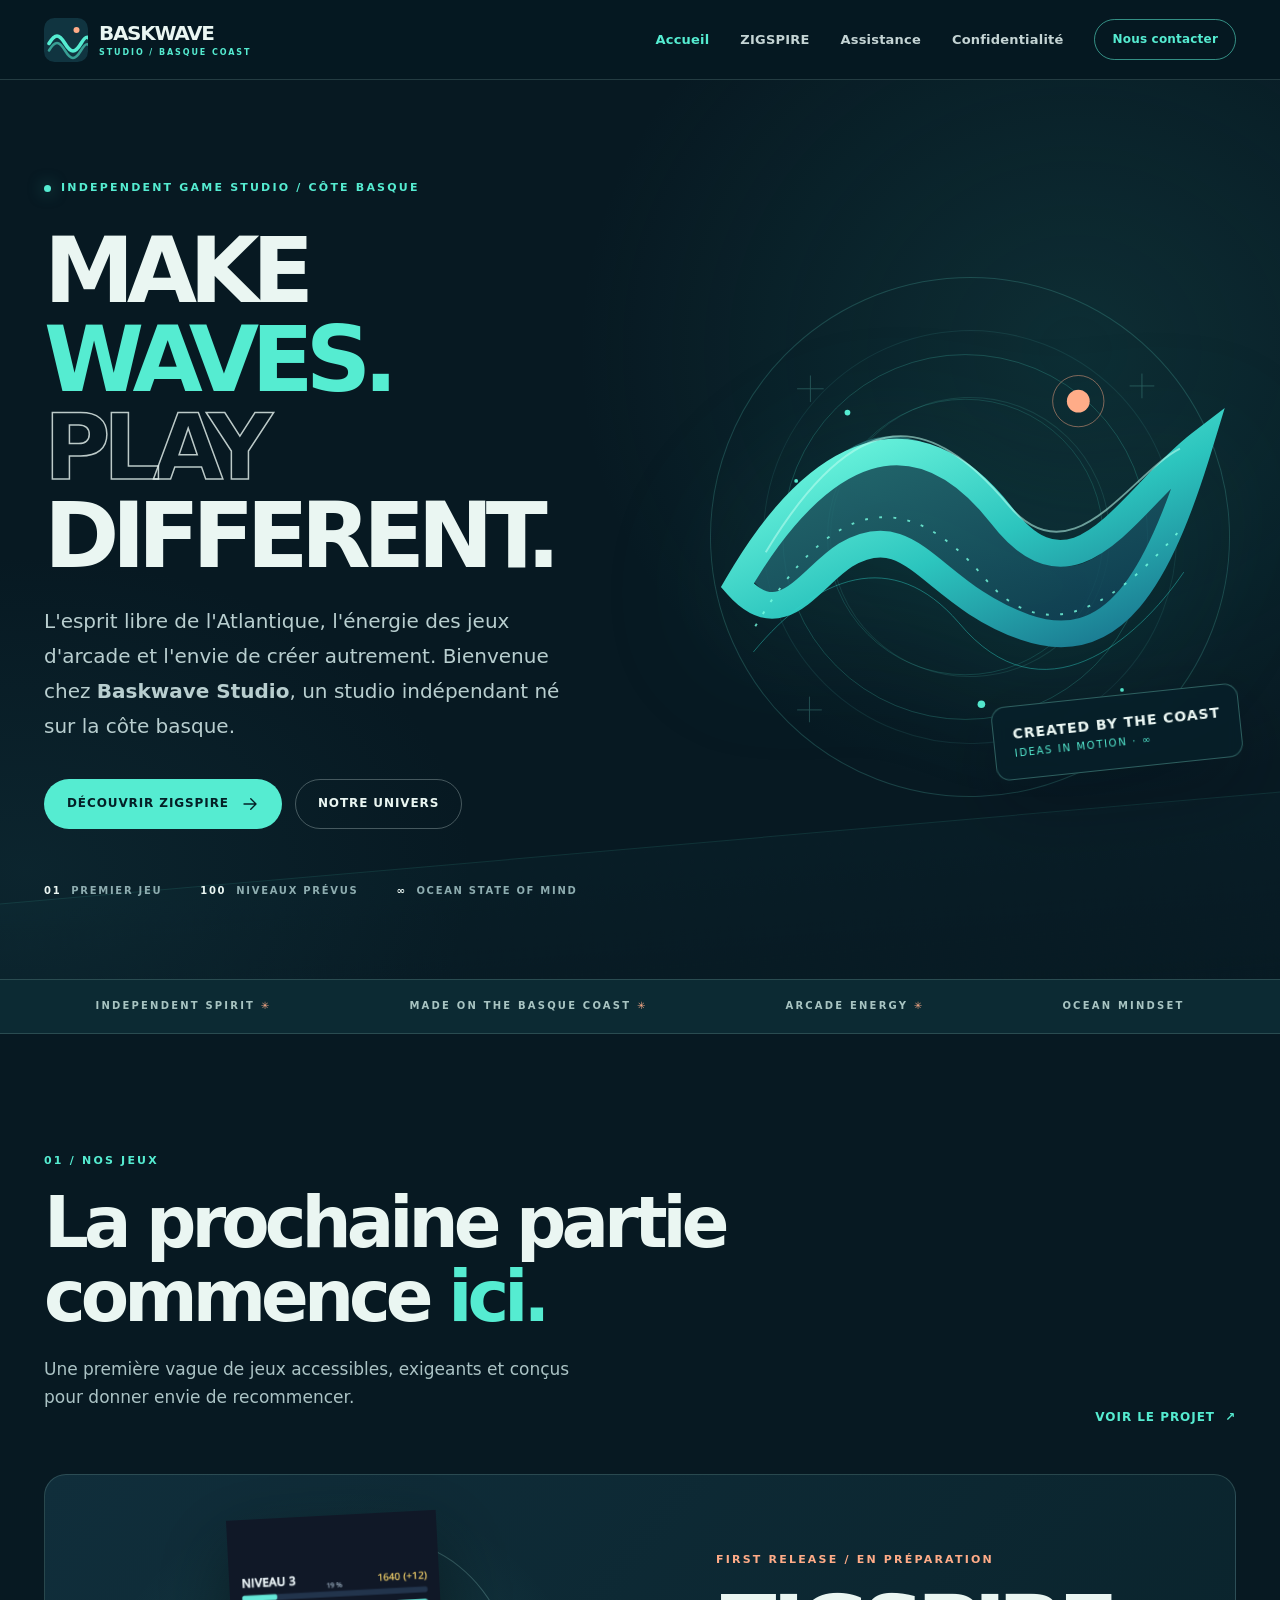
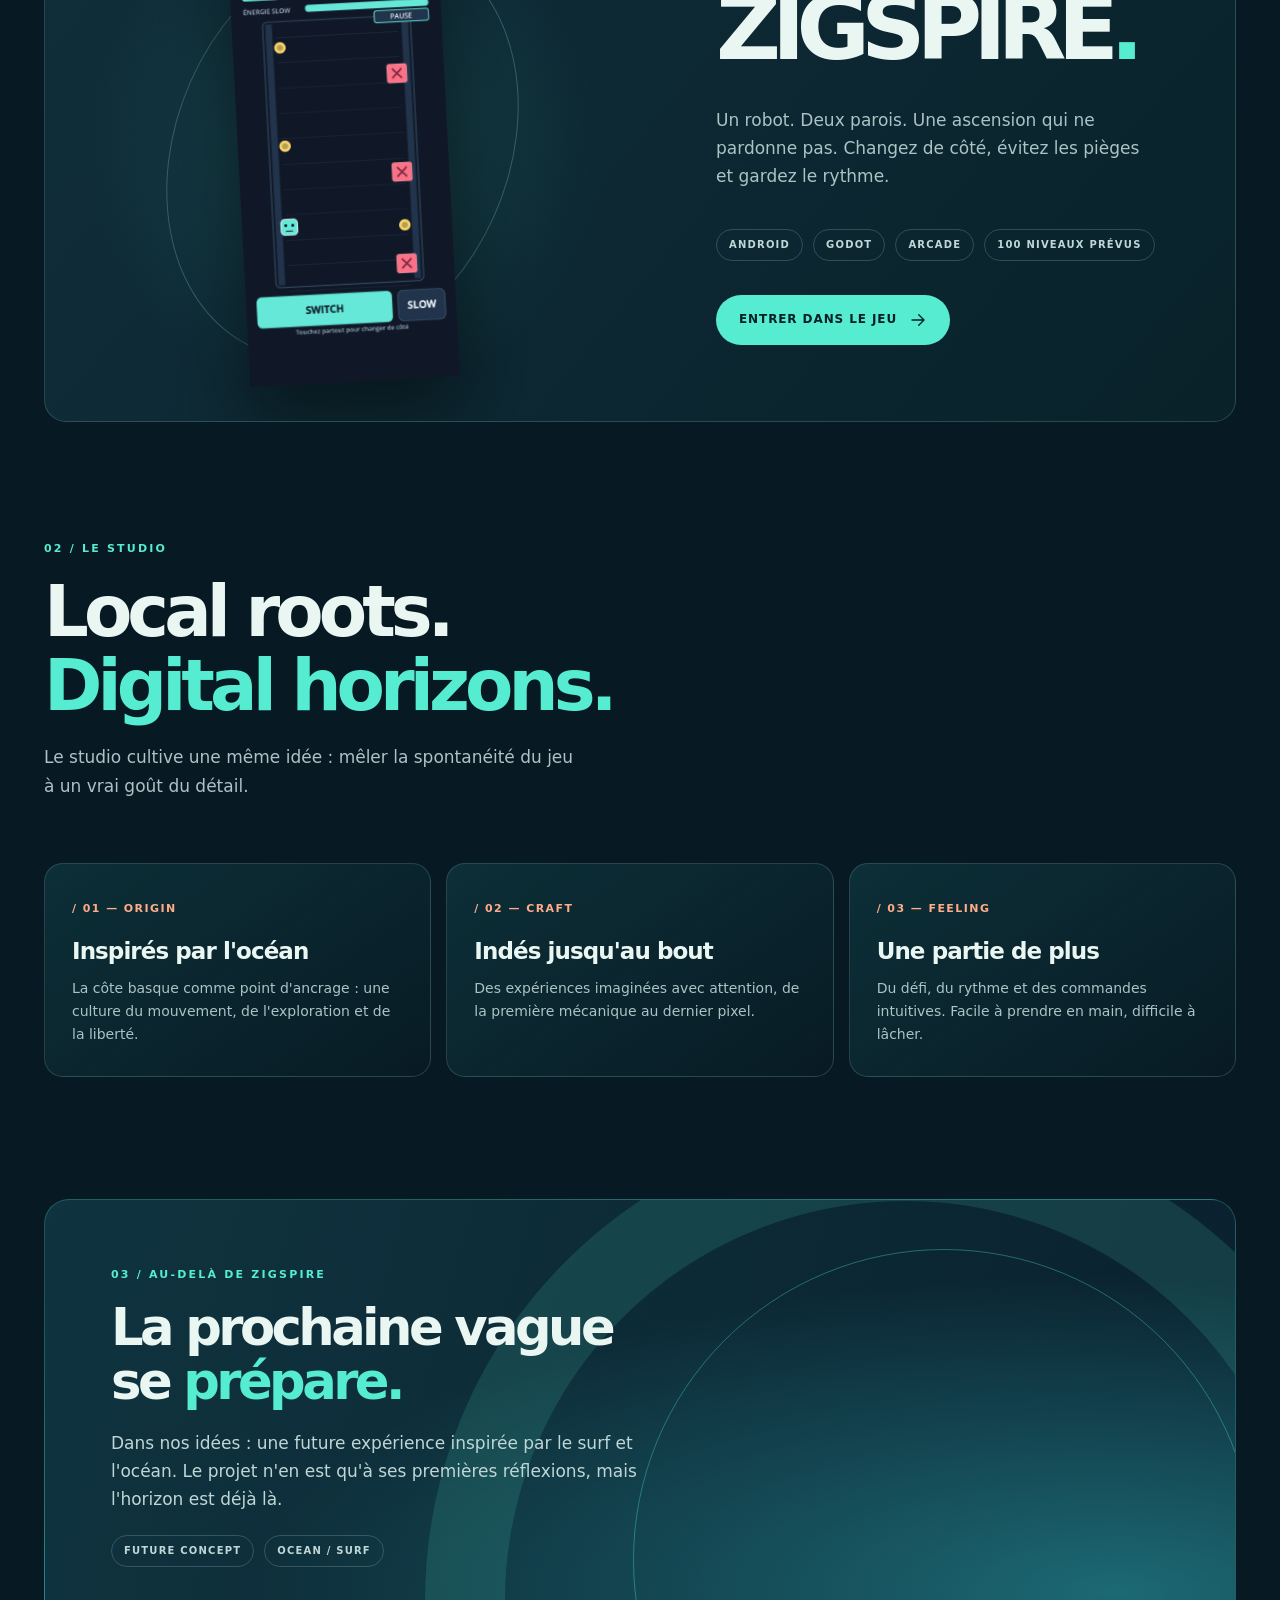
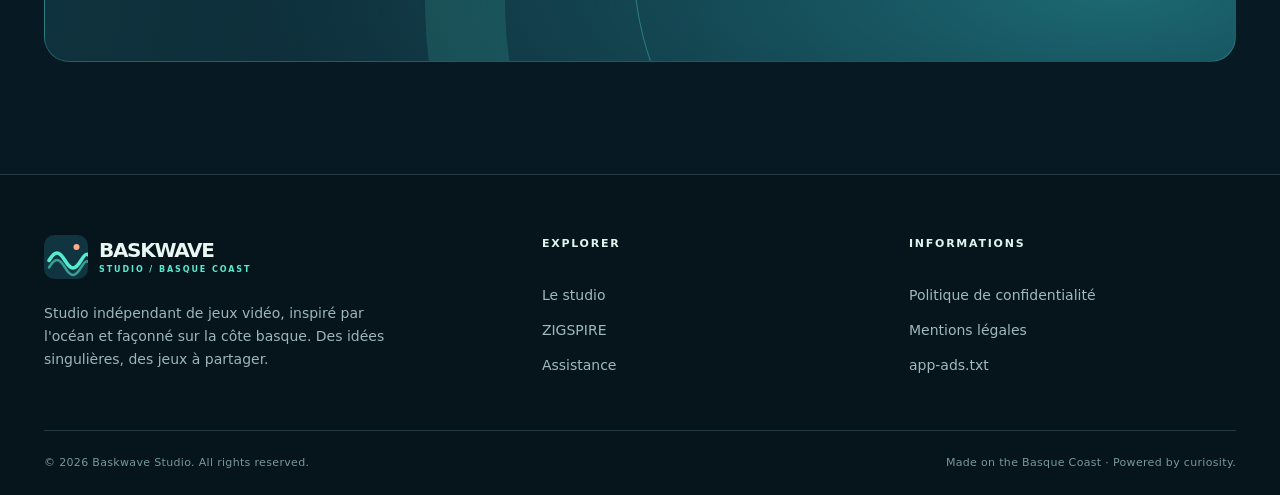
<file: index.html>
<!doctype html><html lang="fr"><head><meta charset="utf-8"><meta name="viewport" content="width=device-width,initial-scale=1"><meta name="theme-color" content="#071922"><meta name="description" content="Studio indépendant de jeux vidéo basé sur la côte basque. Découvrez ZIGSPIRE, notre premier jeu d&#x27;arcade Android."><meta property="og:type" content="website"><meta property="og:site_name" content="Baskwave Studio"><meta property="og:title" content="Baskwave Studio — Independent games from the Basque Coast"><meta property="og:description" content="Studio indépendant de jeux vidéo basé sur la côte basque. Découvrez ZIGSPIRE, notre premier jeu d&#x27;arcade Android."><meta name="color-scheme" content="dark"><link rel="icon" href="./assets/img/logo-mark.svg" type="image/svg+xml"><link rel="stylesheet" href="./assets/css/style.css"><script defer src="./assets/js/site-config.js"></script><script defer src="./assets/js/main.js"></script><title>Baskwave Studio — Independent games from the Basque Coast</title></head><body><a href="#contenu" class="skip-link">Aller au contenu</a><header class="site-header"><div class="container nav-wrap"><a href="./index.html" class="brand" aria-label="Baskwave Studio, accueil"><img class="brand-icon" src="./assets/img/logo-mark.svg" alt="" width="44" height="44"><span class="brand-word">BASKWAVE<small>STUDIO / BASQUE COAST</small></span></a><nav aria-label="Navigation principale" class="main-nav"><a href="./index.html" aria-current="page">Accueil</a><a href="./zigspire.html">ZIGSPIRE</a><a href="./support.html">Assistance</a><a href="./privacy.html">Confidentialité</a><a class="nav-cta" href="./support.html">Nous contacter</a></nav><details class="mobile-menu"><summary aria-label="Ouvrir le menu"><svg viewBox="0 0 24 24" aria-hidden="true" fill="none" stroke="currentColor" stroke-width="2" stroke-linecap="round"><path d="M4 7h16M4 12h16M4 17h16"/></svg></summary><nav class="mobile-links" aria-label="Navigation mobile"><a href="./index.html" aria-current="page">Accueil</a><a href="./zigspire.html">ZIGSPIRE</a><a href="./support.html">Assistance</a><a href="./privacy.html">Confidentialité</a></nav></details></div></header><main id="contenu"><section class="hero"><div class="container hero-grid"><div class="hero-copy"><span class="eyebrow">Independent Game Studio / Côte Basque</span><h1 class="display">MAKE <span class="tint">WAVES.</span><br><span class="outline">PLAY</span> DIFFERENT.</h1><p class="intro">L'esprit libre de l'Atlantique, l'énergie des jeux d'arcade et l'envie de créer autrement. Bienvenue chez <strong>Baskwave Studio</strong>, un studio indépendant né sur la côte basque.</p><div class="hero-actions"><a class="button primary" href="./zigspire.html">Découvrir ZIGSPIRE <svg viewBox="0 0 24 24" aria-hidden="true" fill="none" stroke="currentColor" stroke-width="1.8" stroke-linecap="round" stroke-linejoin="round"><path d="M4 12h16m-7-7 7 7-7 7"/></svg></a><a class="button ghost" href="#studio">Notre univers</a></div><div class="hero-micro"><span><b>01</b> Premier jeu</span><span><b>100</b> Niveaux prévus</span><span><b>∞</b> Ocean state of mind</span></div></div><div class="visual-wrap"><div class="visual-halo" aria-hidden="true"></div><img class="hero-art" src="./assets/img/hero-wave.svg" width="560" height="540" alt="Vague turquoise abstraite aux accents numériques"><div class="hero-sticker"><b>CREATED BY THE COAST</b><span>IDEAS IN MOTION · ∞</span></div></div></div></section>
<div class="ticker" aria-label="Identité du studio"><div class="container ticker-inner"><span>Independent spirit <i>✳</i></span><span>Made on the Basque Coast <i>✳</i></span><span>Arcade energy <i>✳</i></span><span>Ocean mindset</span></div></div>
<section class="section" id="jeux"><div class="container"><div class="section-top"><div><span class="section-label">01 / Nos jeux</span><h2>La prochaine partie<br>commence <em>ici.</em></h2><p class="section-lead">Une première vague de jeux accessibles, exigeants et conçus pour donner envie de recommencer.</p></div><a class="link-arrow" href="./zigspire.html">Voir le projet <span aria-hidden="true">↗</span></a></div><article class="game-feature"><div class="game-feature-visual"><img src="./assets/img/zigspire-gameplay.png" width="1080" height="2400" loading="lazy" alt="Véritable capture Godot de ZIGSPIRE : robot turquoise, puits vertical, obstacles roses et commandes tactiles"></div><div class="game-feature-content"><span class="project-badge">First release / En préparation</span><h3>ZIGSPIRE<span style="color:var(--sea)">.</span></h3><p>Un robot. Deux parois. Une ascension qui ne pardonne pas. Changez de côté, évitez les pièges et gardez le rythme.</p><div class="meta-tags"><span>Android</span><span>Godot</span><span>Arcade</span><span>100 niveaux prévus</span></div><a class="button primary" href="./zigspire.html">Entrer dans le jeu <svg viewBox="0 0 24 24" aria-hidden="true" fill="none" stroke="currentColor" stroke-width="1.8" stroke-linecap="round" stroke-linejoin="round"><path d="M4 12h16m-7-7 7 7-7 7"/></svg></a></div></article></div></section>
<section class="section" id="studio" style="padding-top:0"><div class="container"><div class="section-top"><div><span class="section-label">02 / Le studio</span><h2>Local roots.<br><em>Digital horizons.</em></h2><p class="section-lead">Le studio cultive une même idée : mêler la spontanéité du jeu à un vrai goût du détail.</p></div></div><div class="concept-grid"><article class="concept-card"><span class="num">/ 01 — ORIGIN</span><h3>Inspirés par l'océan</h3><p>La côte basque comme point d'ancrage : une culture du mouvement, de l'exploration et de la liberté.</p></article><article class="concept-card"><span class="num">/ 02 — CRAFT</span><h3>Indés jusqu'au bout</h3><p>Des expériences imaginées avec attention, de la première mécanique au dernier pixel.</p></article><article class="concept-card"><span class="num">/ 03 — FEELING</span><h3>Une partie de plus</h3><p>Du défi, du rythme et des commandes intuitives. Facile à prendre en main, difficile à lâcher.</p></article></div></div></section>
<section class="section" style="padding-top:0"><div class="container"><div class="ocean-teaser"><div class="teaser-content"><span class="section-label">03 / Au-delà de ZIGSPIRE</span><h2>La prochaine vague<br>se <em>prépare.</em></h2><p>Dans nos idées : une future expérience inspirée par le surf et l'océan. Le projet n'en est qu'à ses premières réflexions, mais l'horizon est déjà là.</p><span class="meta-tags"><span>Future concept</span><span>Ocean / Surf</span></span></div></div></div></section></main><footer class="footer"><div class="container footer-grid"><div><a href="./index.html" class="brand" aria-label="Baskwave Studio, accueil"><img class="brand-icon" src="./assets/img/logo-mark.svg" alt="" width="44" height="44"><span class="brand-word">BASKWAVE<small>STUDIO / BASQUE COAST</small></span></a><p class="footer-desc">Studio indépendant de jeux vidéo, inspiré par l'océan et façonné sur la côte basque. Des idées singulières, des jeux à partager.</p></div><div class="footer-col"><p class="footer-title">Explorer</p><a href="./index.html">Le studio</a><a href="./zigspire.html">ZIGSPIRE</a><a href="./support.html">Assistance</a></div><div class="footer-col"><p class="footer-title">Informations</p><a href="./privacy.html">Politique de confidentialité</a><a href="./legal.html">Mentions légales</a><a href="./app-ads.txt">app-ads.txt</a></div></div><div class="container footer-bottom"><span>© <span data-year>2026</span> Baskwave Studio. All rights reserved.</span><span>Made on the Basque Coast · Powered by curiosity.</span></div></footer></body></html>
</file>
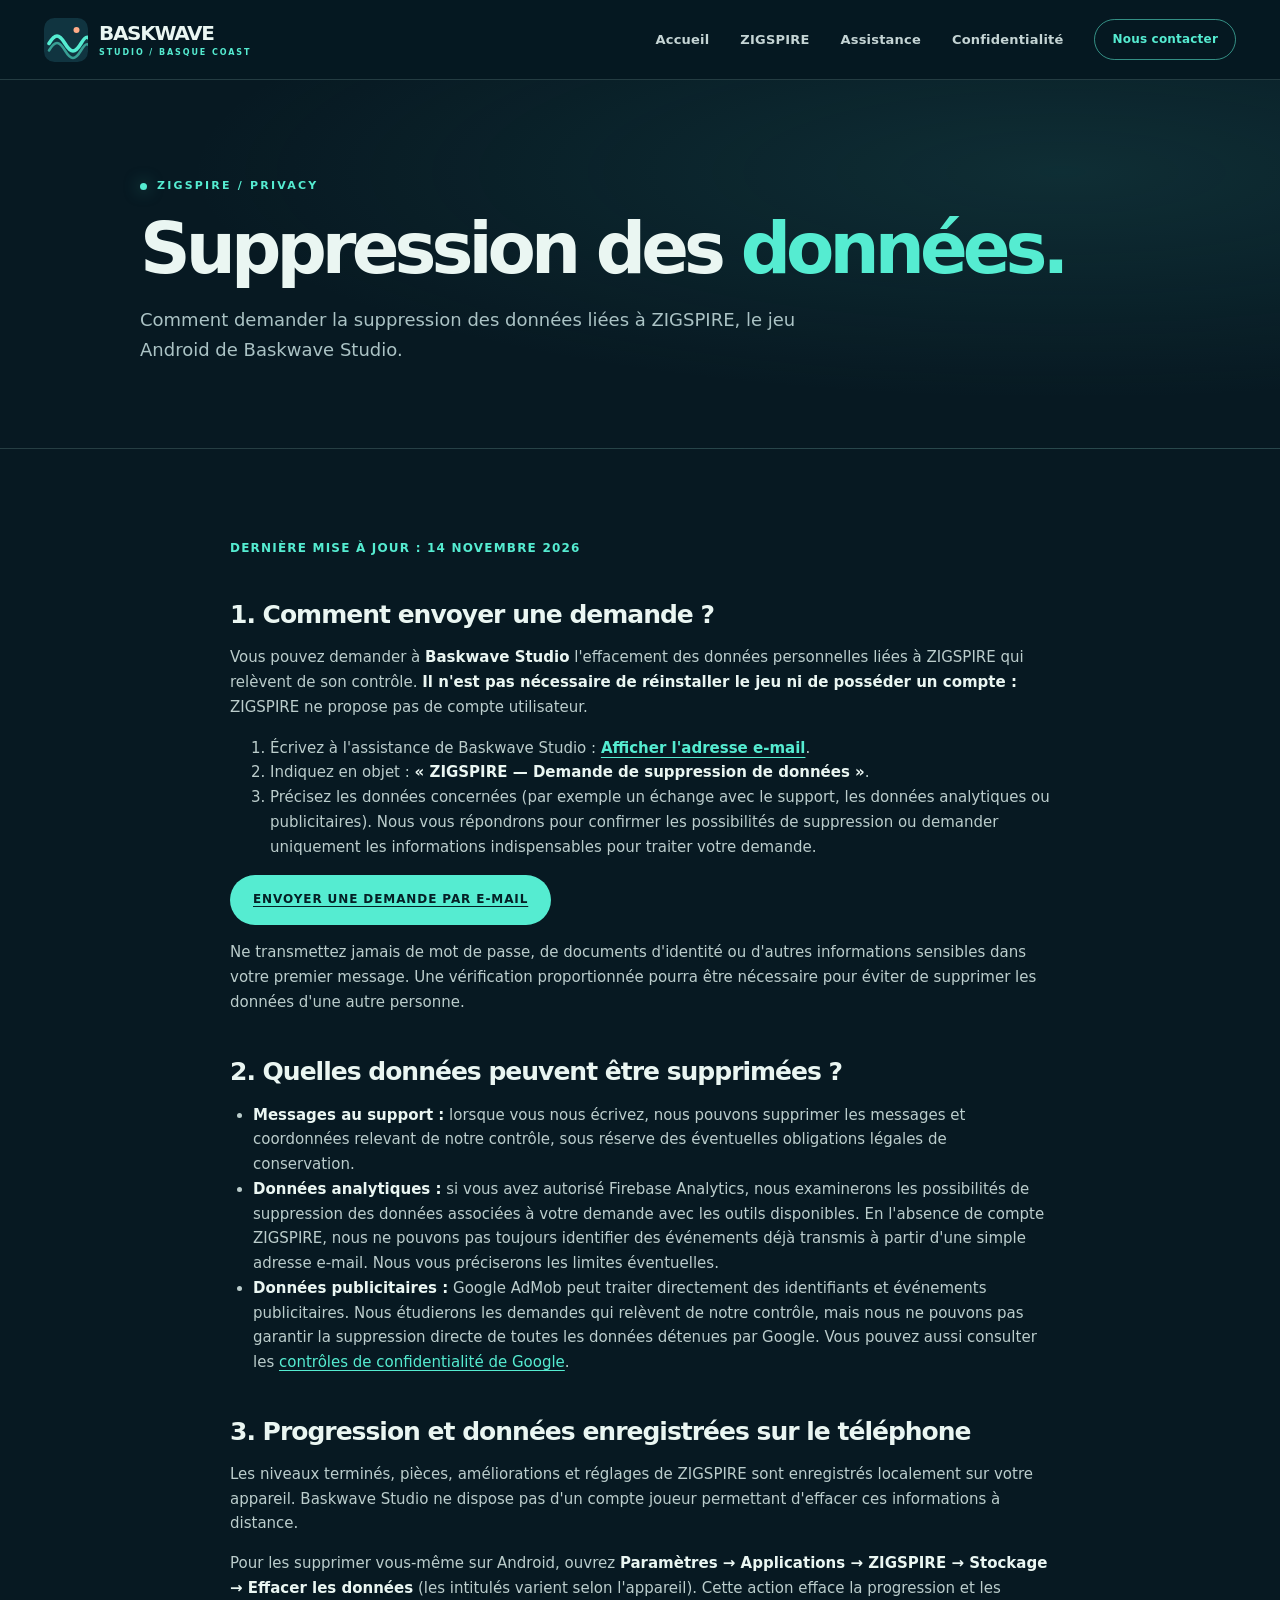
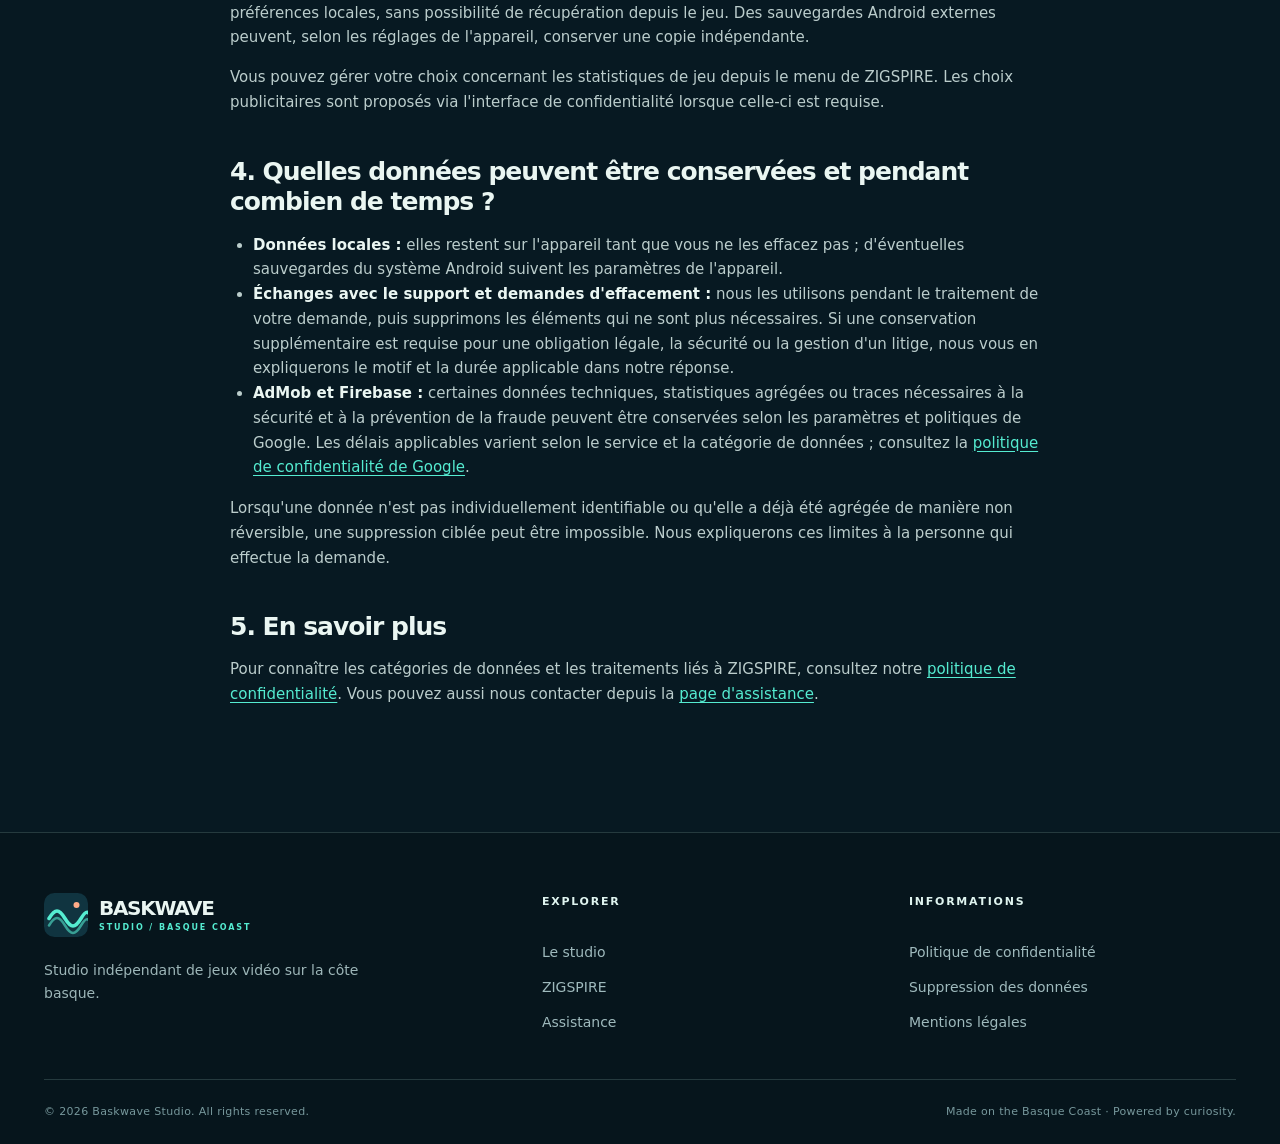
<file: data-deletion.html>
<!doctype html>
<html lang="fr">
<head>
<meta charset="utf-8">
<meta name="viewport" content="width=device-width,initial-scale=1">
<meta name="theme-color" content="#071922">
<meta name="description" content="Demander la suppression des données liées à ZIGSPIRE et comprendre les données supprimées ou conservées.">
<meta property="og:type" content="website">
<meta property="og:site_name" content="Baskwave Studio">
<meta property="og:title" content="Suppression des données — ZIGSPIRE | Baskwave Studio">
<meta property="og:description" content="Procédure de demande de suppression des données liées au jeu Android ZIGSPIRE.">
<link rel="icon" href="./assets/img/logo-mark.svg" type="image/svg+xml">
<link rel="stylesheet" href="./assets/css/style.css">
<script defer src="./assets/js/site-config.js"></script>
<script defer src="./assets/js/main.js"></script>
<title>Demander la suppression des données — ZIGSPIRE | Baskwave Studio</title>
</head>
<body>
<a href="#contenu" class="skip-link">Aller au contenu</a>
<header class="site-header"><div class="container nav-wrap">
<a href="./index.html" class="brand" aria-label="Baskwave Studio, accueil"><img class="brand-icon" src="./assets/img/logo-mark.svg" alt="" width="44" height="44"><span class="brand-word">BASKWAVE<small>STUDIO / BASQUE COAST</small></span></a>
<nav aria-label="Navigation principale" class="main-nav"><a href="./index.html">Accueil</a><a href="./zigspire.html">ZIGSPIRE</a><a href="./support.html">Assistance</a><a href="./privacy.html">Confidentialité</a><a class="nav-cta" href="./support.html">Nous contacter</a></nav>
<details class="mobile-menu"><summary aria-label="Ouvrir le menu"><svg viewBox="0 0 24 24" aria-hidden="true" fill="none" stroke="currentColor" stroke-width="2"><path d="M4 7h16M4 12h16M4 17h16"/></svg></summary><nav class="mobile-links"><a href="./index.html">Accueil</a><a href="./zigspire.html">ZIGSPIRE</a><a href="./support.html">Assistance</a><a href="./privacy.html">Confidentialité</a></nav></details>
</div></header>
<main id="contenu">
<section class="page-hero"><div class="container"><span class="eyebrow">ZIGSPIRE / Privacy</span><h1 class="page-title">Suppression des <em>données.</em></h1><p>Comment demander la suppression des données liées à ZIGSPIRE, le jeu Android de Baskwave Studio.</p></div></section>
<section class="page-section"><div class="container legal-content">
<p class="date">Dernière mise à jour : 14 novembre 2026</p>
<h2 id="demander-la-suppression">1. Comment envoyer une demande ?</h2>
<p>Vous pouvez demander à <strong>Baskwave Studio</strong> l'effacement des données personnelles liées à ZIGSPIRE qui relèvent de son contrôle. <strong>Il n'est pas nécessaire de réinstaller le jeu ni de posséder un compte :</strong> ZIGSPIRE ne propose pas de compte utilisateur.</p>
<ol>
<li>Écrivez à l'assistance de Baskwave Studio : <strong><span data-support-email>baskwave.studio [arobase] gmail.com</span></strong>.</li>
<li>Indiquez en objet : <strong>« ZIGSPIRE — Demande de suppression de données »</strong>.</li>
<li>Précisez les données concernées (par exemple un échange avec le support, les données analytiques ou publicitaires). Nous vous répondrons pour confirmer les possibilités de suppression ou demander uniquement les informations indispensables pour traiter votre demande.</li>
</ol>
<p><a data-support-link data-subject="ZIGSPIRE - Demande de suppression de données" href="./support.html" class="button primary" hidden>Envoyer une demande par e-mail</a></p>
<p>Ne transmettez jamais de mot de passe, de documents d'identité ou d'autres informations sensibles dans votre premier message. Une vérification proportionnée pourra être nécessaire pour éviter de supprimer les données d'une autre personne.</p>
<h2 id="donnees-supprimees">2. Quelles données peuvent être supprimées ?</h2>
<ul>
<li><strong>Messages au support :</strong> lorsque vous nous écrivez, nous pouvons supprimer les messages et coordonnées relevant de notre contrôle, sous réserve des éventuelles obligations légales de conservation.</li>
<li><strong>Données analytiques :</strong> si vous avez autorisé Firebase Analytics, nous examinerons les possibilités de suppression des données associées à votre demande avec les outils disponibles. En l'absence de compte ZIGSPIRE, nous ne pouvons pas toujours identifier des événements déjà transmis à partir d'une simple adresse e-mail. Nous vous préciserons les limites éventuelles.</li>
<li><strong>Données publicitaires :</strong> Google AdMob peut traiter directement des identifiants et événements publicitaires. Nous étudierons les demandes qui relèvent de notre contrôle, mais nous ne pouvons pas garantir la suppression directe de toutes les données détenues par Google. Vous pouvez aussi consulter les <a href="https://myaccount.google.com/data-and-privacy" target="_blank" rel="noopener noreferrer">contrôles de confidentialité de Google</a>.</li>
</ul>
<h2 id="donnees-locales">3. Progression et données enregistrées sur le téléphone</h2>
<p>Les niveaux terminés, pièces, améliorations et réglages de ZIGSPIRE sont enregistrés localement sur votre appareil. Baskwave Studio ne dispose pas d'un compte joueur permettant d'effacer ces informations à distance.</p>
<p>Pour les supprimer vous-même sur Android, ouvrez <strong>Paramètres → Applications → ZIGSPIRE → Stockage → Effacer les données</strong> (les intitulés varient selon l'appareil). Cette action efface la progression et les préférences locales, sans possibilité de récupération depuis le jeu. Des sauvegardes Android externes peuvent, selon les réglages de l'appareil, conserver une copie indépendante.</p>
<p>Vous pouvez gérer votre choix concernant les statistiques de jeu depuis le menu de ZIGSPIRE. Les choix publicitaires sont proposés via l'interface de confidentialité lorsque celle-ci est requise.</p>
<h2 id="conservation">4. Quelles données peuvent être conservées et pendant combien de temps ?</h2>
<ul>
<li><strong>Données locales :</strong> elles restent sur l'appareil tant que vous ne les effacez pas ; d'éventuelles sauvegardes du système Android suivent les paramètres de l'appareil.</li>
<li><strong>Échanges avec le support et demandes d'effacement :</strong> nous les utilisons pendant le traitement de votre demande, puis supprimons les éléments qui ne sont plus nécessaires. Si une conservation supplémentaire est requise pour une obligation légale, la sécurité ou la gestion d'un litige, nous vous en expliquerons le motif et la durée applicable dans notre réponse.</li>
<li><strong>AdMob et Firebase :</strong> certaines données techniques, statistiques agrégées ou traces nécessaires à la sécurité et à la prévention de la fraude peuvent être conservées selon les paramètres et politiques de Google. Les délais applicables varient selon le service et la catégorie de données ; consultez la <a href="https://policies.google.com/privacy" target="_blank" rel="noopener noreferrer">politique de confidentialité de Google</a>.</li>
</ul>
<p>Lorsqu'une donnée n'est pas individuellement identifiable ou qu'elle a déjà été agrégée de manière non réversible, une suppression ciblée peut être impossible. Nous expliquerons ces limites à la personne qui effectue la demande.</p>
<h2>5. En savoir plus</h2>
<p>Pour connaître les catégories de données et les traitements liés à ZIGSPIRE, consultez notre <a href="./privacy.html">politique de confidentialité</a>. Vous pouvez aussi nous contacter depuis la <a href="./support.html">page d'assistance</a>.</p>
</div></section>
</main>
<footer class="footer"><div class="container footer-grid"><div><a href="./index.html" class="brand" aria-label="Baskwave Studio, accueil"><img class="brand-icon" src="./assets/img/logo-mark.svg" alt="" width="44" height="44"><span class="brand-word">BASKWAVE<small>STUDIO / BASQUE COAST</small></span></a><p class="footer-desc">Studio indépendant de jeux vidéo sur la côte basque.</p></div><div class="footer-col"><p class="footer-title">Explorer</p><a href="./index.html">Le studio</a><a href="./zigspire.html">ZIGSPIRE</a><a href="./support.html">Assistance</a></div><div class="footer-col"><p class="footer-title">Informations</p><a href="./privacy.html">Politique de confidentialité</a><a href="./data-deletion.html">Suppression des données</a><a href="./legal.html">Mentions légales</a></div></div><div class="container footer-bottom"><span>© <span data-year>2026</span> Baskwave Studio. All rights reserved.</span><span>Made on the Basque Coast · Powered by curiosity.</span></div></footer>
</body></html>
</file>
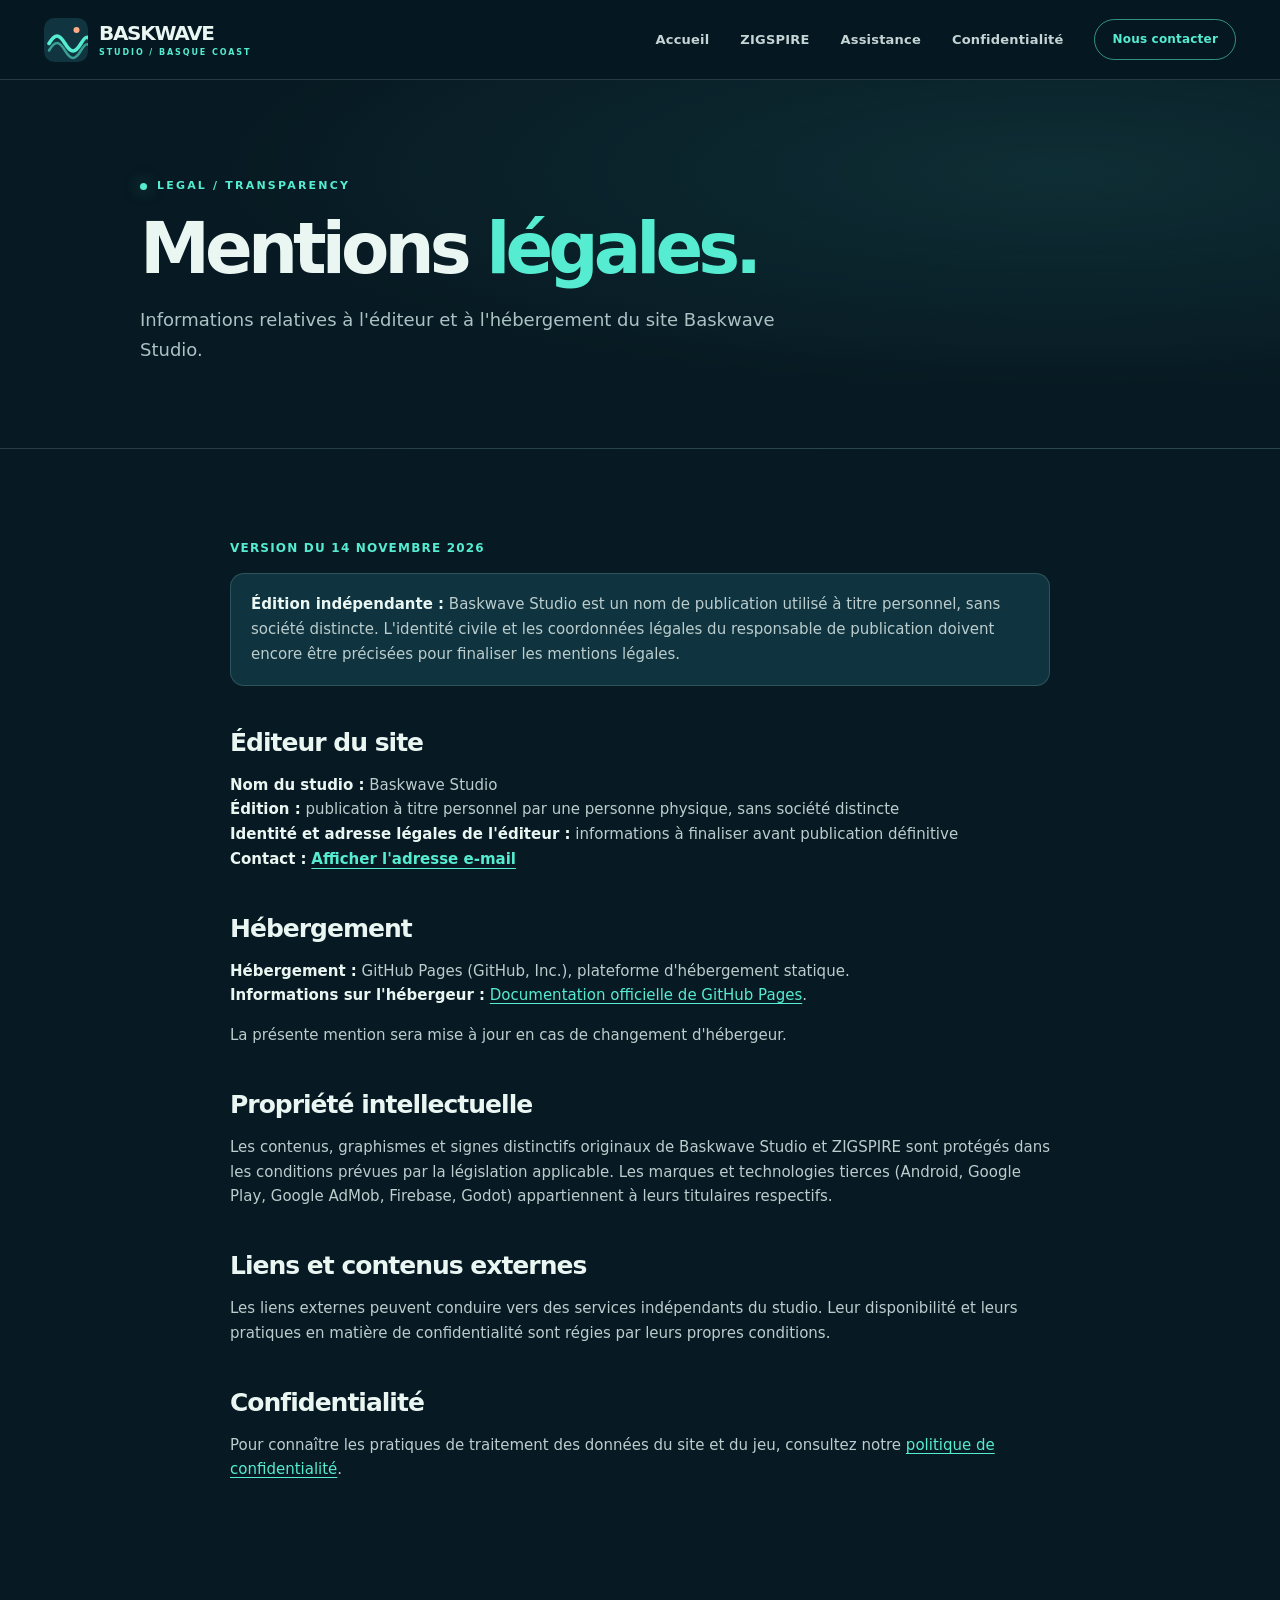
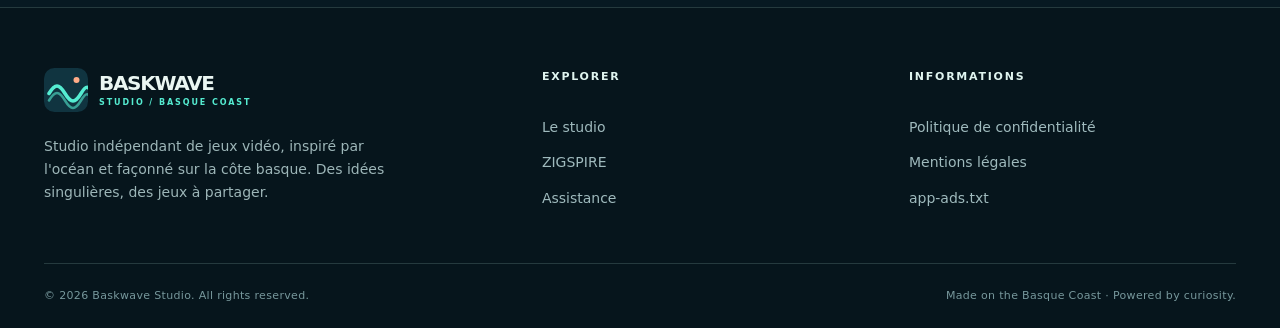
<file: legal.html>
<!doctype html><html lang="fr"><head><meta charset="utf-8"><meta name="viewport" content="width=device-width,initial-scale=1"><meta name="theme-color" content="#071922"><meta name="description" content="Mentions légales du site vitrine Baskwave Studio."><meta property="og:type" content="website"><meta property="og:site_name" content="Baskwave Studio"><meta property="og:title" content="Mentions légales — Baskwave Studio"><meta property="og:description" content="Mentions légales du site vitrine Baskwave Studio."><meta name="color-scheme" content="dark"><link rel="icon" href="./assets/img/logo-mark.svg" type="image/svg+xml"><link rel="stylesheet" href="./assets/css/style.css"><script defer src="./assets/js/site-config.js"></script><script defer src="./assets/js/main.js"></script><title>Mentions légales — Baskwave Studio</title></head><body><a href="#contenu" class="skip-link">Aller au contenu</a><header class="site-header"><div class="container nav-wrap"><a href="./index.html" class="brand" aria-label="Baskwave Studio, accueil"><img class="brand-icon" src="./assets/img/logo-mark.svg" alt="" width="44" height="44"><span class="brand-word">BASKWAVE<small>STUDIO / BASQUE COAST</small></span></a><nav aria-label="Navigation principale" class="main-nav"><a href="./index.html">Accueil</a><a href="./zigspire.html">ZIGSPIRE</a><a href="./support.html">Assistance</a><a href="./privacy.html">Confidentialité</a><a class="nav-cta" href="./support.html">Nous contacter</a></nav><details class="mobile-menu"><summary aria-label="Ouvrir le menu"><svg viewBox="0 0 24 24" aria-hidden="true" fill="none" stroke="currentColor" stroke-width="2" stroke-linecap="round"><path d="M4 7h16M4 12h16M4 17h16"/></svg></summary><nav class="mobile-links" aria-label="Navigation mobile"><a href="./index.html">Accueil</a><a href="./zigspire.html">ZIGSPIRE</a><a href="./support.html">Assistance</a><a href="./privacy.html">Confidentialité</a></nav></details></div></header><main id="contenu"><section class="page-hero"><div class="container"><span class="eyebrow">Legal / Transparency</span><h1 class="page-title">Mentions <em>légales.</em></h1><p>Informations relatives à l'éditeur et à l'hébergement du site Baskwave Studio.</p></div></section><section class="page-section"><div class="container legal-content"><p class="date">Version du 14 novembre 2026</p><p class="legal-note"><strong>Édition indépendante :</strong> Baskwave Studio est un nom de publication utilisé à titre personnel, sans société distincte. L'identité civile et les coordonnées légales du responsable de publication doivent encore être précisées pour finaliser les mentions légales.</p><h2>Éditeur du site</h2><p><strong>Nom du studio :</strong> Baskwave Studio<br><strong>Édition :</strong> publication à titre personnel par une personne physique, sans société distincte<br><strong>Identité et adresse légales de l'éditeur :</strong> informations à finaliser avant publication définitive<br><strong>Contact :</strong> <span data-support-email>Adresse disponible en activant JavaScript</span></p><h2>Hébergement</h2><p><strong>Hébergement :</strong> GitHub Pages (GitHub, Inc.), plateforme d'hébergement statique.<br><strong>Informations sur l'hébergeur :</strong> <a href="https://docs.github.com/en/pages" rel="noopener noreferrer" target="_blank">Documentation officielle de GitHub Pages</a>.</p><p>La présente mention sera mise à jour en cas de changement d'hébergeur.</p><h2>Propriété intellectuelle</h2><p>Les contenus, graphismes et signes distinctifs originaux de Baskwave Studio et ZIGSPIRE sont protégés dans les conditions prévues par la législation applicable. Les marques et technologies tierces (Android, Google Play, Google AdMob, Firebase, Godot) appartiennent à leurs titulaires respectifs.</p><h2>Liens et contenus externes</h2><p>Les liens externes peuvent conduire vers des services indépendants du studio. Leur disponibilité et leurs pratiques en matière de confidentialité sont régies par leurs propres conditions.</p><h2>Confidentialité</h2><p>Pour connaître les pratiques de traitement des données du site et du jeu, consultez notre <a href="./privacy.html">politique de confidentialité</a>.</p></div></section></main><footer class="footer"><div class="container footer-grid"><div><a href="./index.html" class="brand" aria-label="Baskwave Studio, accueil"><img class="brand-icon" src="./assets/img/logo-mark.svg" alt="" width="44" height="44"><span class="brand-word">BASKWAVE<small>STUDIO / BASQUE COAST</small></span></a><p class="footer-desc">Studio indépendant de jeux vidéo, inspiré par l'océan et façonné sur la côte basque. Des idées singulières, des jeux à partager.</p></div><div class="footer-col"><p class="footer-title">Explorer</p><a href="./index.html">Le studio</a><a href="./zigspire.html">ZIGSPIRE</a><a href="./support.html">Assistance</a></div><div class="footer-col"><p class="footer-title">Informations</p><a href="./privacy.html">Politique de confidentialité</a><a href="./legal.html">Mentions légales</a><a href="./app-ads.txt">app-ads.txt</a></div></div><div class="container footer-bottom"><span>© <span data-year>2026</span> Baskwave Studio. All rights reserved.</span><span>Made on the Basque Coast · Powered by curiosity.</span></div></footer></body></html>
</file>
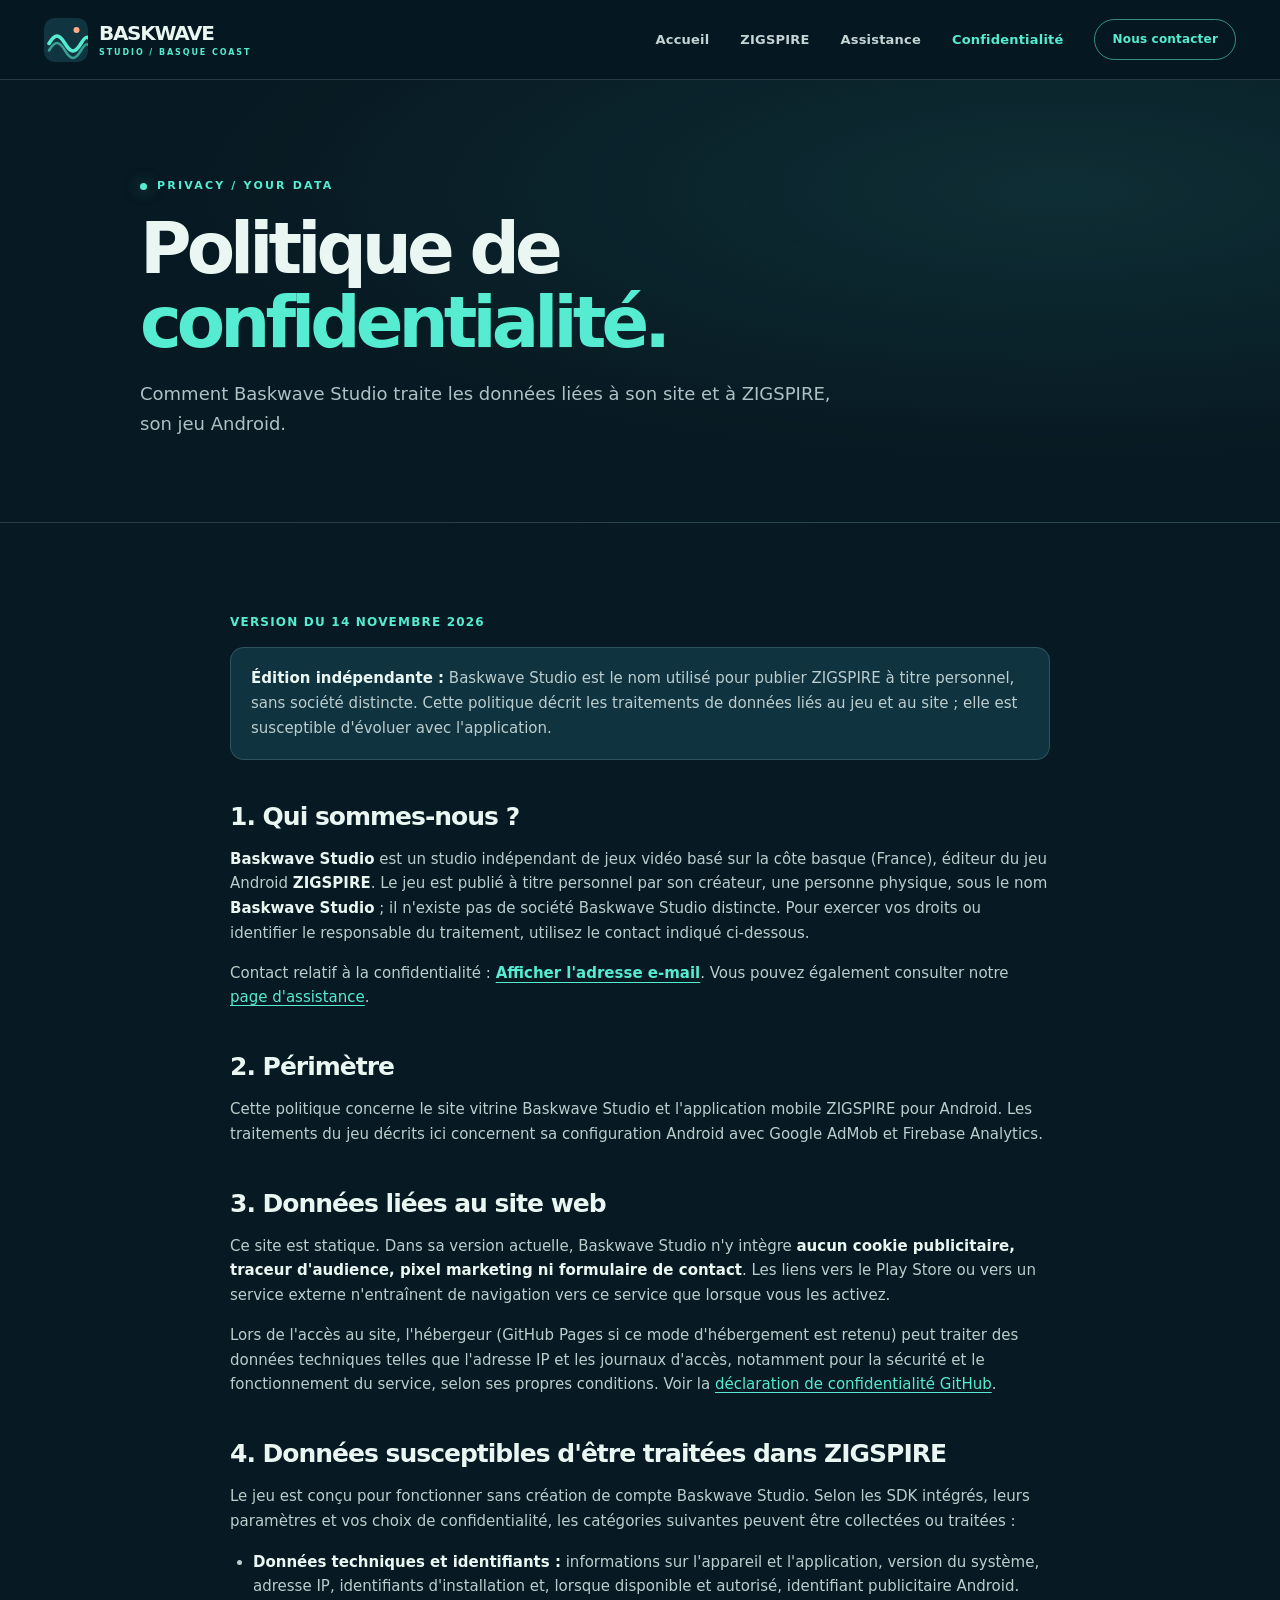
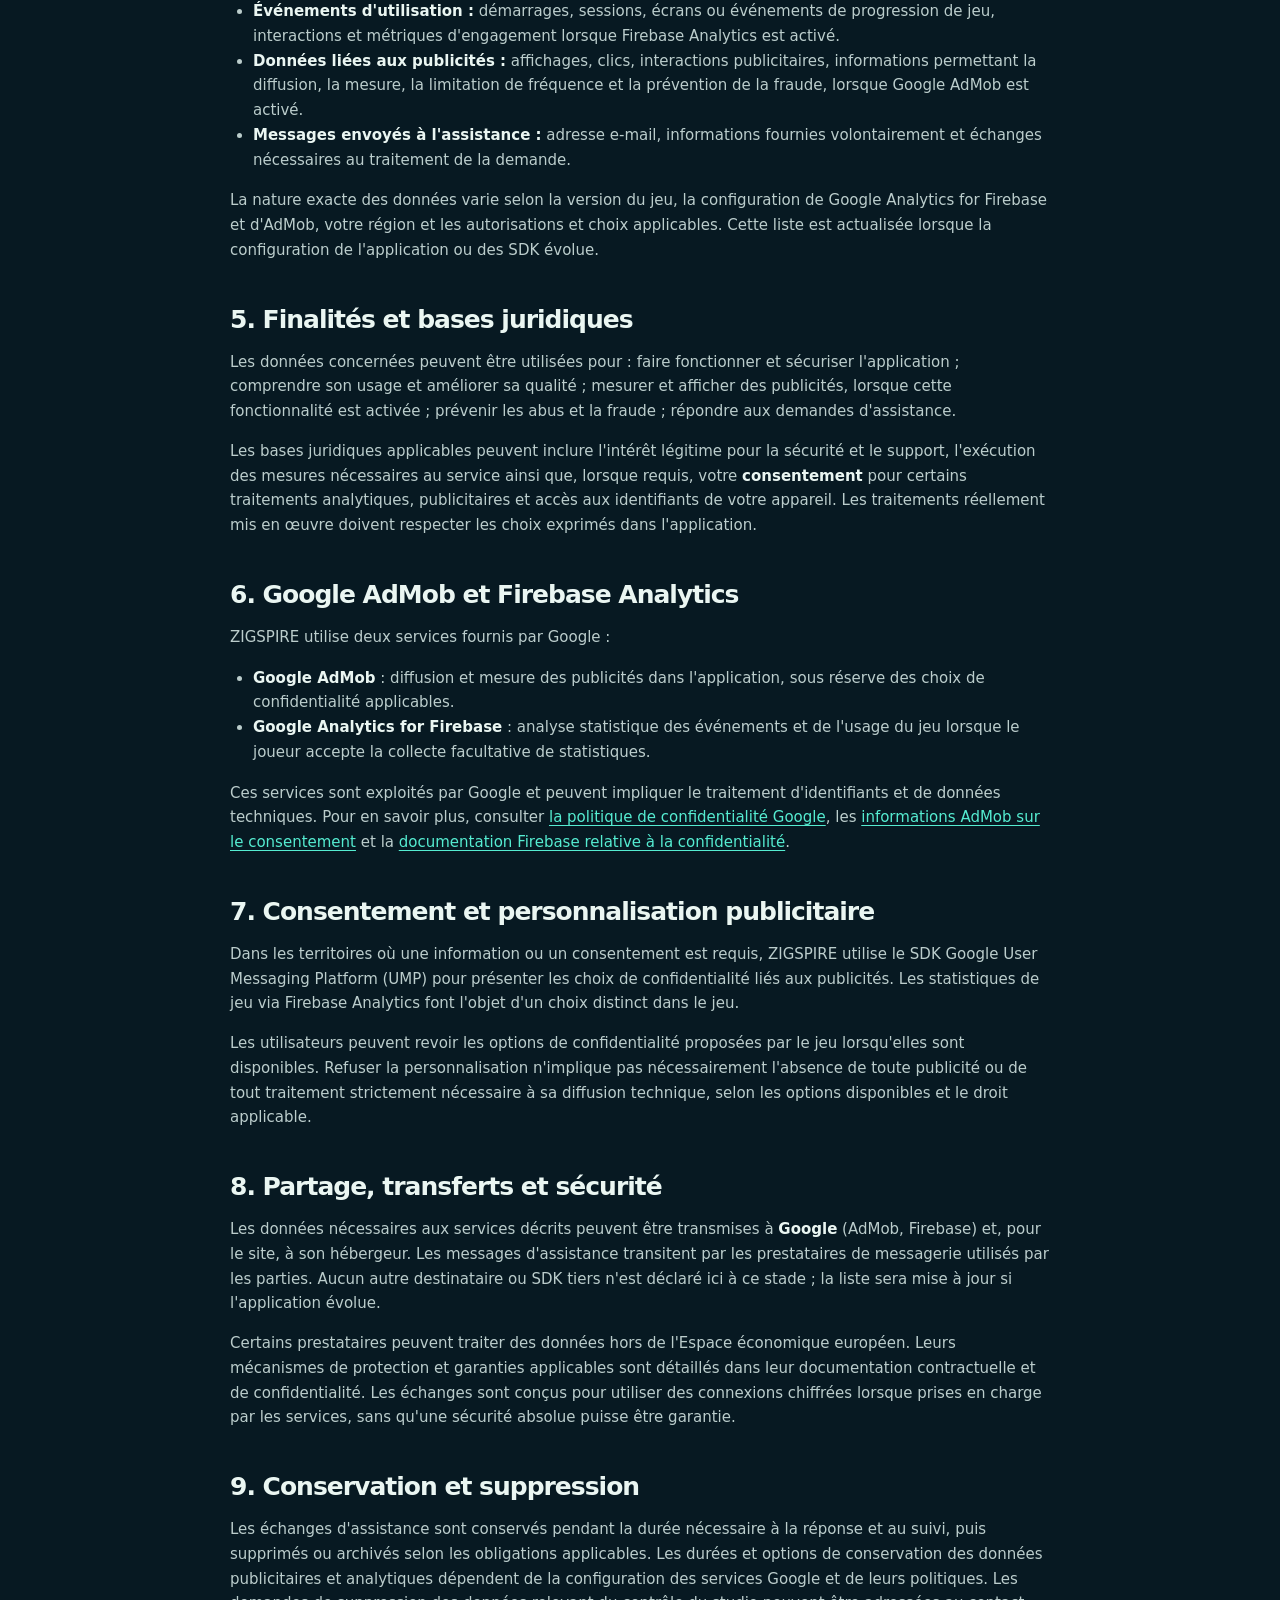
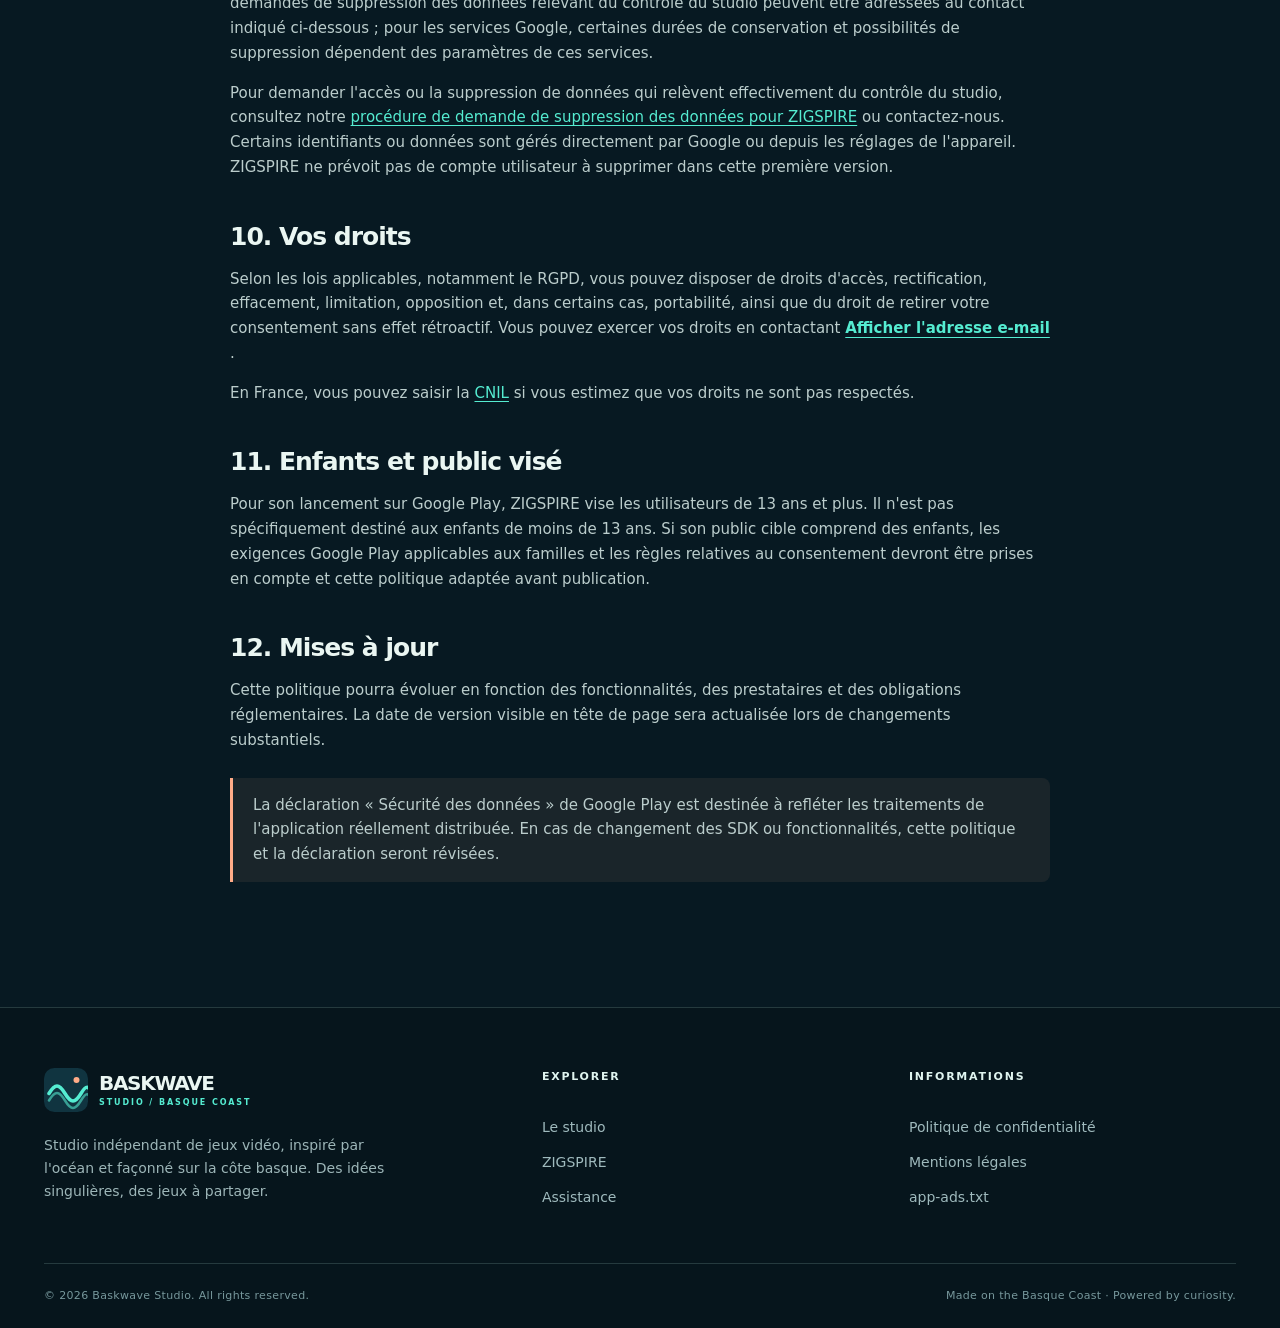
<file: privacy.html>
<!doctype html><html lang="fr"><head><meta charset="utf-8"><meta name="viewport" content="width=device-width,initial-scale=1"><meta name="theme-color" content="#071922"><meta name="description" content="Politique de confidentialité de ZIGSPIRE et Baskwave Studio : publicités Google AdMob, Firebase Analytics, données utilisateurs et droits RGPD."><meta property="og:type" content="website"><meta property="og:site_name" content="Baskwave Studio"><meta property="og:title" content="Politique de confidentialité — ZIGSPIRE | Baskwave Studio"><meta property="og:description" content="Politique de confidentialité de ZIGSPIRE et Baskwave Studio : publicités Google AdMob, Firebase Analytics, données utilisateurs et droits RGPD."><meta name="color-scheme" content="dark"><link rel="icon" href="./assets/img/logo-mark.svg" type="image/svg+xml"><link rel="stylesheet" href="./assets/css/style.css"><script defer src="./assets/js/site-config.js"></script><script defer src="./assets/js/main.js"></script><title>Politique de confidentialité — ZIGSPIRE | Baskwave Studio</title></head><body><a href="#contenu" class="skip-link">Aller au contenu</a><header class="site-header"><div class="container nav-wrap"><a href="./index.html" class="brand" aria-label="Baskwave Studio, accueil"><img class="brand-icon" src="./assets/img/logo-mark.svg" alt="" width="44" height="44"><span class="brand-word">BASKWAVE<small>STUDIO / BASQUE COAST</small></span></a><nav aria-label="Navigation principale" class="main-nav"><a href="./index.html">Accueil</a><a href="./zigspire.html">ZIGSPIRE</a><a href="./support.html">Assistance</a><a href="./privacy.html" aria-current="page">Confidentialité</a><a class="nav-cta" href="./support.html">Nous contacter</a></nav><details class="mobile-menu"><summary aria-label="Ouvrir le menu"><svg viewBox="0 0 24 24" aria-hidden="true" fill="none" stroke="currentColor" stroke-width="2" stroke-linecap="round"><path d="M4 7h16M4 12h16M4 17h16"/></svg></summary><nav class="mobile-links" aria-label="Navigation mobile"><a href="./index.html">Accueil</a><a href="./zigspire.html">ZIGSPIRE</a><a href="./support.html">Assistance</a><a href="./privacy.html" aria-current="page">Confidentialité</a></nav></details></div></header><main id="contenu"><section class="page-hero"><div class="container"><span class="eyebrow">Privacy / Your data</span><h1 class="page-title">Politique de <em>confidentialité.</em></h1><p>Comment Baskwave Studio traite les données liées à son site et à ZIGSPIRE, son jeu Android.</p></div></section><section class="page-section"><div class="container legal-content"><p class="date">Version du 14 novembre 2026</p><p class="legal-note"><strong>Édition indépendante :</strong> Baskwave Studio est le nom utilisé pour publier ZIGSPIRE à titre personnel, sans société distincte. Cette politique décrit les traitements de données liés au jeu et au site ; elle est susceptible d'évoluer avec l'application.</p>
<h2>1. Qui sommes-nous ?</h2><p><strong>Baskwave Studio</strong> est un studio indépendant de jeux vidéo basé sur la côte basque (France), éditeur du jeu Android <strong>ZIGSPIRE</strong>. Le jeu est publié à titre personnel par son créateur, une personne physique, sous le nom <strong>Baskwave Studio</strong> ; il n'existe pas de société Baskwave Studio distincte. Pour exercer vos droits ou identifier le responsable du traitement, utilisez le contact indiqué ci-dessous.</p><p>Contact relatif à la confidentialité : <strong><span data-support-email>Adresse disponible en activant JavaScript</span></strong>. Vous pouvez également consulter notre <a href="./support.html">page d'assistance</a>.</p>
<h2>2. Périmètre</h2><p>Cette politique concerne le site vitrine Baskwave Studio et l'application mobile ZIGSPIRE pour Android. Les traitements du jeu décrits ici concernent sa configuration Android avec Google AdMob et Firebase Analytics.</p>
<h2>3. Données liées au site web</h2><p>Ce site est statique. Dans sa version actuelle, Baskwave Studio n'y intègre <strong>aucun cookie publicitaire, traceur d'audience, pixel marketing ni formulaire de contact</strong>. Les liens vers le Play Store ou vers un service externe n'entraînent de navigation vers ce service que lorsque vous les activez.</p><p>Lors de l'accès au site, l'hébergeur (GitHub Pages si ce mode d'hébergement est retenu) peut traiter des données techniques telles que l'adresse IP et les journaux d'accès, notamment pour la sécurité et le fonctionnement du service, selon ses propres conditions. Voir la <a href="https://docs.github.com/en/site-policy/privacy-policies/github-general-privacy-statement" rel="noopener noreferrer" target="_blank">déclaration de confidentialité GitHub</a>.</p>
<h2>4. Données susceptibles d'être traitées dans ZIGSPIRE</h2><p>Le jeu est conçu pour fonctionner sans création de compte Baskwave Studio. Selon les SDK intégrés, leurs paramètres et vos choix de confidentialité, les catégories suivantes peuvent être collectées ou traitées :</p><ul><li><strong>Données techniques et identifiants :</strong> informations sur l'appareil et l'application, version du système, adresse IP, identifiants d'installation et, lorsque disponible et autorisé, identifiant publicitaire Android.</li><li><strong>Événements d'utilisation :</strong> démarrages, sessions, écrans ou événements de progression de jeu, interactions et métriques d'engagement lorsque Firebase Analytics est activé.</li><li><strong>Données liées aux publicités :</strong> affichages, clics, interactions publicitaires, informations permettant la diffusion, la mesure, la limitation de fréquence et la prévention de la fraude, lorsque Google AdMob est activé.</li><li><strong>Messages envoyés à l'assistance :</strong> adresse e-mail, informations fournies volontairement et échanges nécessaires au traitement de la demande.</li></ul><p>La nature exacte des données varie selon la version du jeu, la configuration de Google Analytics for Firebase et d'AdMob, votre région et les autorisations et choix applicables. Cette liste est actualisée lorsque la configuration de l'application ou des SDK évolue.</p>
<h2>5. Finalités et bases juridiques</h2><p>Les données concernées peuvent être utilisées pour : faire fonctionner et sécuriser l'application ; comprendre son usage et améliorer sa qualité ; mesurer et afficher des publicités, lorsque cette fonctionnalité est activée ; prévenir les abus et la fraude ; répondre aux demandes d'assistance.</p><p>Les bases juridiques applicables peuvent inclure l'intérêt légitime pour la sécurité et le support, l'exécution des mesures nécessaires au service ainsi que, lorsque requis, votre <strong>consentement</strong> pour certains traitements analytiques, publicitaires et accès aux identifiants de votre appareil. Les traitements réellement mis en œuvre doivent respecter les choix exprimés dans l'application.</p>
<h2>6. Google AdMob et Firebase Analytics</h2><p>ZIGSPIRE utilise deux services fournis par Google :</p><ul><li><strong>Google AdMob</strong> : diffusion et mesure des publicités dans l'application, sous réserve des choix de confidentialité applicables.</li><li><strong>Google Analytics for Firebase</strong> : analyse statistique des événements et de l'usage du jeu lorsque le joueur accepte la collecte facultative de statistiques.</li></ul><p>Ces services sont exploités par Google et peuvent impliquer le traitement d'identifiants et de données techniques. Pour en savoir plus, consulter <a href="https://policies.google.com/privacy" rel="noopener noreferrer" target="_blank">la politique de confidentialité Google</a>, les <a href="https://developers.google.com/admob/android/privacy" rel="noopener noreferrer" target="_blank">informations AdMob sur le consentement</a> et la <a href="https://firebase.google.com/support/privacy" rel="noopener noreferrer" target="_blank">documentation Firebase relative à la confidentialité</a>.</p>
<h2>7. Consentement et personnalisation publicitaire</h2><p>Dans les territoires où une information ou un consentement est requis, ZIGSPIRE utilise le SDK Google User Messaging Platform (UMP) pour présenter les choix de confidentialité liés aux publicités. Les statistiques de jeu via Firebase Analytics font l'objet d'un choix distinct dans le jeu.</p><p>Les utilisateurs peuvent revoir les options de confidentialité proposées par le jeu lorsqu'elles sont disponibles. Refuser la personnalisation n'implique pas nécessairement l'absence de toute publicité ou de tout traitement strictement nécessaire à sa diffusion technique, selon les options disponibles et le droit applicable.</p>
<h2>8. Partage, transferts et sécurité</h2><p>Les données nécessaires aux services décrits peuvent être transmises à <strong>Google</strong> (AdMob, Firebase) et, pour le site, à son hébergeur. Les messages d'assistance transitent par les prestataires de messagerie utilisés par les parties. Aucun autre destinataire ou SDK tiers n'est déclaré ici à ce stade ; la liste sera mise à jour si l'application évolue.</p><p>Certains prestataires peuvent traiter des données hors de l'Espace économique européen. Leurs mécanismes de protection et garanties applicables sont détaillés dans leur documentation contractuelle et de confidentialité. Les échanges sont conçus pour utiliser des connexions chiffrées lorsque prises en charge par les services, sans qu'une sécurité absolue puisse être garantie.</p>
<h2>9. Conservation et suppression</h2><p>Les échanges d'assistance sont conservés pendant la durée nécessaire à la réponse et au suivi, puis supprimés ou archivés selon les obligations applicables. Les durées et options de conservation des données publicitaires et analytiques dépendent de la configuration des services Google et de leurs politiques. Les demandes de suppression des données relevant du contrôle du studio peuvent être adressées au contact indiqué ci-dessous ; pour les services Google, certaines durées de conservation et possibilités de suppression dépendent des paramètres de ces services.</p><p>Pour demander l'accès ou la suppression de données qui relèvent effectivement du contrôle du studio, consultez notre <a href="./data-deletion.html">procédure de demande de suppression des données pour ZIGSPIRE</a> ou contactez-nous. Certains identifiants ou données sont gérés directement par Google ou depuis les réglages de l'appareil. ZIGSPIRE ne prévoit pas de compte utilisateur à supprimer dans cette première version.</p>
<h2>10. Vos droits</h2><p>Selon les lois applicables, notamment le RGPD, vous pouvez disposer de droits d'accès, rectification, effacement, limitation, opposition et, dans certains cas, portabilité, ainsi que du droit de retirer votre consentement sans effet rétroactif. Vous pouvez exercer vos droits en contactant <strong><span data-support-email>Adresse disponible en activant JavaScript</span></strong>.</p><p>En France, vous pouvez saisir la <a href="https://www.cnil.fr/" target="_blank" rel="noopener noreferrer">CNIL</a> si vous estimez que vos droits ne sont pas respectés.</p>
<h2>11. Enfants et public visé</h2><p>Pour son lancement sur Google Play, ZIGSPIRE vise les utilisateurs de 13 ans et plus. Il n'est pas spécifiquement destiné aux enfants de moins de 13 ans. Si son public cible comprend des enfants, les exigences Google Play applicables aux familles et les règles relatives au consentement devront être prises en compte et cette politique adaptée avant publication.</p>
<h2>12. Mises à jour</h2><p>Cette politique pourra évoluer en fonction des fonctionnalités, des prestataires et des obligations réglementaires. La date de version visible en tête de page sera actualisée lors de changements substantiels.</p><p class="notice">La déclaration « Sécurité des données » de Google Play est destinée à refléter les traitements de l'application réellement distribuée. En cas de changement des SDK ou fonctionnalités, cette politique et la déclaration seront révisées.</p></div></section></main><footer class="footer"><div class="container footer-grid"><div><a href="./index.html" class="brand" aria-label="Baskwave Studio, accueil"><img class="brand-icon" src="./assets/img/logo-mark.svg" alt="" width="44" height="44"><span class="brand-word">BASKWAVE<small>STUDIO / BASQUE COAST</small></span></a><p class="footer-desc">Studio indépendant de jeux vidéo, inspiré par l'océan et façonné sur la côte basque. Des idées singulières, des jeux à partager.</p></div><div class="footer-col"><p class="footer-title">Explorer</p><a href="./index.html">Le studio</a><a href="./zigspire.html">ZIGSPIRE</a><a href="./support.html">Assistance</a></div><div class="footer-col"><p class="footer-title">Informations</p><a href="./privacy.html">Politique de confidentialité</a><a href="./legal.html">Mentions légales</a><a href="./app-ads.txt">app-ads.txt</a></div></div><div class="container footer-bottom"><span>© <span data-year>2026</span> Baskwave Studio. All rights reserved.</span><span>Made on the Basque Coast · Powered by curiosity.</span></div></footer></body></html>
</file>
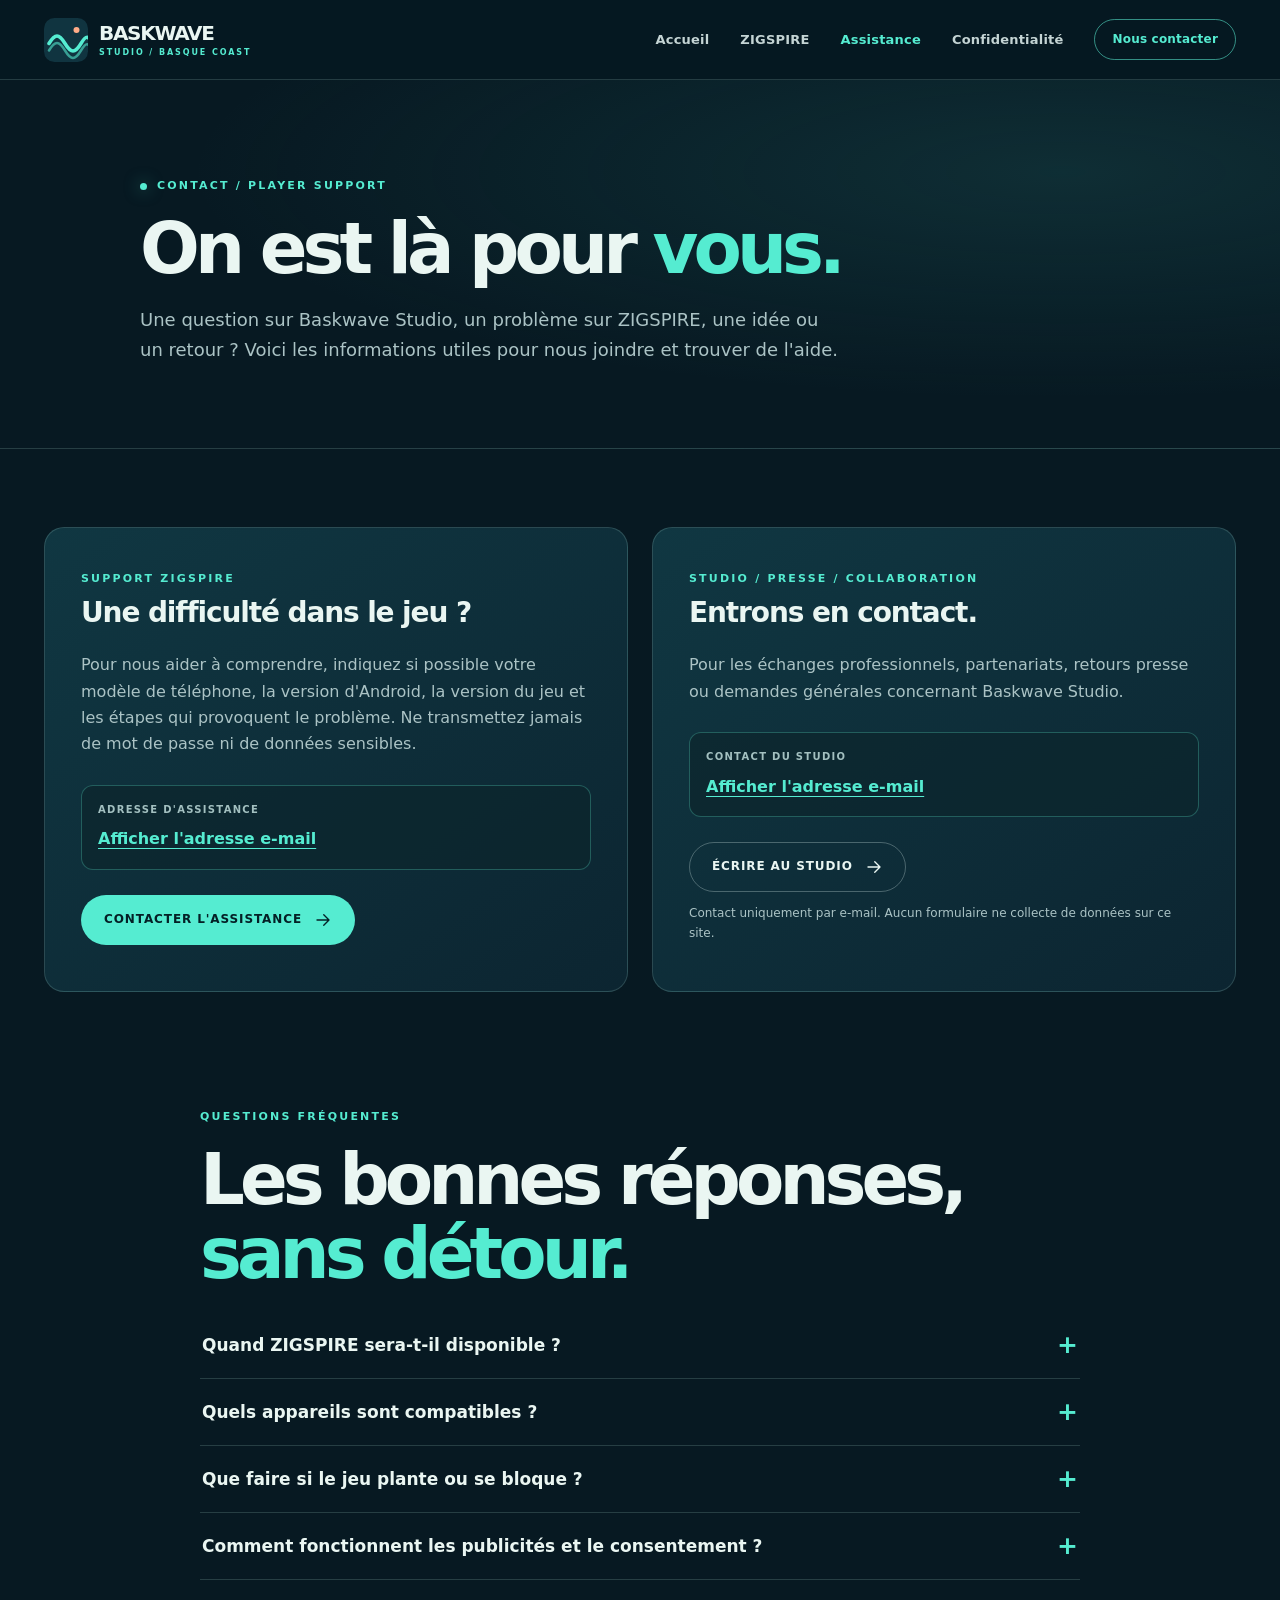
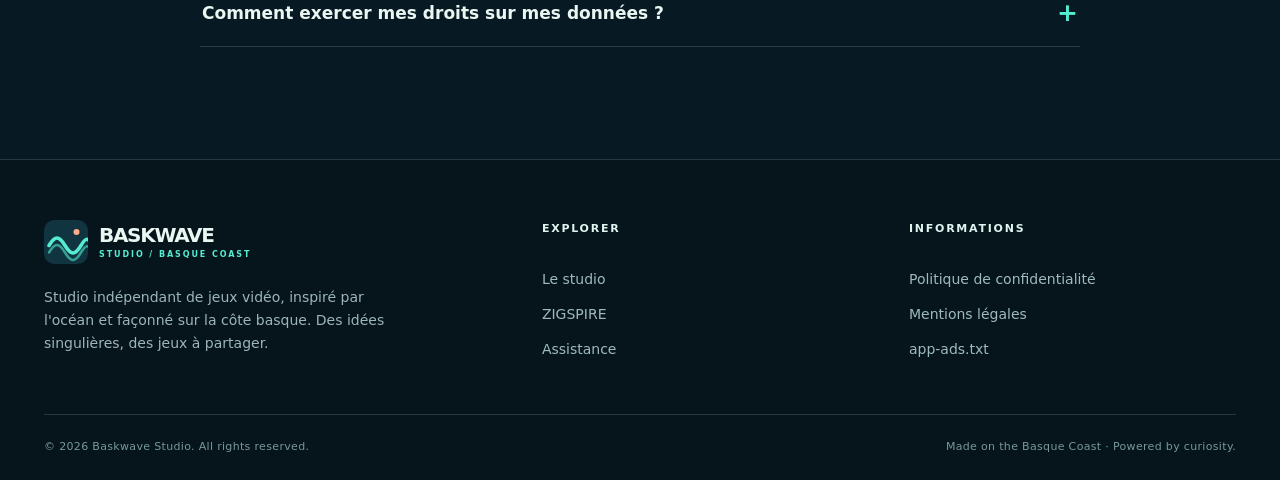
<file: support.html>
<!doctype html><html lang="fr"><head><meta charset="utf-8"><meta name="viewport" content="width=device-width,initial-scale=1"><meta name="theme-color" content="#071922"><meta name="description" content="Besoin d&#x27;aide sur ZIGSPIRE ou envie de contacter Baskwave Studio ? Retrouvez notre assistance et notre FAQ."><meta property="og:type" content="website"><meta property="og:site_name" content="Baskwave Studio"><meta property="og:title" content="Contact &amp; Assistance — Baskwave Studio"><meta property="og:description" content="Besoin d&#x27;aide sur ZIGSPIRE ou envie de contacter Baskwave Studio ? Retrouvez notre assistance et notre FAQ."><meta name="color-scheme" content="dark"><link rel="icon" href="./assets/img/logo-mark.svg" type="image/svg+xml"><link rel="stylesheet" href="./assets/css/style.css"><script defer src="./assets/js/site-config.js"></script><script defer src="./assets/js/main.js"></script><title>Contact &amp; Assistance — Baskwave Studio</title></head><body><a href="#contenu" class="skip-link">Aller au contenu</a><header class="site-header"><div class="container nav-wrap"><a href="./index.html" class="brand" aria-label="Baskwave Studio, accueil"><img class="brand-icon" src="./assets/img/logo-mark.svg" alt="" width="44" height="44"><span class="brand-word">BASKWAVE<small>STUDIO / BASQUE COAST</small></span></a><nav aria-label="Navigation principale" class="main-nav"><a href="./index.html">Accueil</a><a href="./zigspire.html">ZIGSPIRE</a><a href="./support.html" aria-current="page">Assistance</a><a href="./privacy.html">Confidentialité</a><a class="nav-cta" href="./support.html">Nous contacter</a></nav><details class="mobile-menu"><summary aria-label="Ouvrir le menu"><svg viewBox="0 0 24 24" aria-hidden="true" fill="none" stroke="currentColor" stroke-width="2" stroke-linecap="round"><path d="M4 7h16M4 12h16M4 17h16"/></svg></summary><nav class="mobile-links" aria-label="Navigation mobile"><a href="./index.html">Accueil</a><a href="./zigspire.html">ZIGSPIRE</a><a href="./support.html" aria-current="page">Assistance</a><a href="./privacy.html">Confidentialité</a></nav></details></div></header><main id="contenu"><section class="page-hero"><div class="container"><span class="eyebrow">Contact / Player support</span><h1 class="page-title">On est là pour <em>vous.</em></h1><p>Une question sur Baskwave Studio, un problème sur ZIGSPIRE, une idée ou un retour ? Voici les informations utiles pour nous joindre et trouver de l'aide.</p></div></section><section class="page-section"><div class="container"><div class="content-grid"><article class="contact-card"><span class="section-label">Support ZIGSPIRE</span><h2>Une difficulté dans le jeu ?</h2><p>Pour nous aider à comprendre, indiquez si possible votre modèle de téléphone, la version d'Android, la version du jeu et les étapes qui provoquent le problème. Ne transmettez jamais de mot de passe ni de données sensibles.</p><div class="contact-detail"><small>Adresse d'assistance</small><span data-support-email>Adresse disponible en activant JavaScript</span></div><p data-email-missing class="small-muted">Cliquez sur « Afficher l'adresse e-mail » pour consulter nos coordonnées. Cette étape réduit la collecte automatique d'adresses.</p><a data-support-link hidden data-subject="Assistance ZIGSPIRE" class="button primary spacer-sm" href="#">Contacter l'assistance <svg viewBox="0 0 24 24" aria-hidden="true" fill="none" stroke="currentColor" stroke-width="1.8" stroke-linecap="round" stroke-linejoin="round"><path d="M4 12h16m-7-7 7 7-7 7"/></svg></a></article><article class="contact-card"><span class="section-label">Studio / Presse / Collaboration</span><h2>Entrons en contact.</h2><p>Pour les échanges professionnels, partenariats, retours presse ou demandes générales concernant Baskwave Studio.</p><div class="contact-detail"><small>Contact du studio</small><span data-support-email>Adresse disponible en activant JavaScript</span></div><a data-support-link hidden data-subject="Contact Baskwave Studio" class="button ghost spacer-sm" href="#">Écrire au studio <svg viewBox="0 0 24 24" aria-hidden="true" fill="none" stroke="currentColor" stroke-width="1.8" stroke-linecap="round" stroke-linejoin="round"><path d="M4 12h16m-7-7 7 7-7 7"/></svg></a><p class="small-muted">Contact uniquement par e-mail. Aucun formulaire ne collecte de données sur ce site.</p></article></div></div></section><section class="section" style="padding-top:0"><div class="container faq"><span class="section-label">Questions fréquentes</span><h2>Les bonnes réponses,<br><em>sans détour.</em></h2><details><summary>Quand ZIGSPIRE sera-t-il disponible ?</summary><p>Le jeu est en développement pour Android. La date de sortie n'est pas encore annoncée ; son lien Google Play sera ajouté à la page ZIGSPIRE dès sa publication.</p></details><details><summary>Quels appareils sont compatibles ?</summary><p>La liste définitive des versions d'Android et appareils pris en charge sera précisée sur la fiche Google Play lors du lancement.</p></details><details><summary>Que faire si le jeu plante ou se bloque ?</summary><p>Essayez de relancer le jeu et de vérifier la disponibilité d'une mise à jour. Si le problème persiste, transmettez la version du jeu, le modèle de votre appareil, votre version Android et les étapes permettant de reproduire le problème.</p></details><details><summary>Comment fonctionnent les publicités et le consentement ?</summary><p>ZIGSPIRE prévoit d'utiliser Google AdMob. Les modalités de diffusion, les choix de confidentialité et les mécanismes de consentement seront disponibles dans l'application selon la région et la version. Consultez notre <a href="./privacy.html" style="color:var(--sea);text-decoration:underline">politique de confidentialité</a> pour comprendre les catégories de données potentiellement concernées.</p></details><details><summary>Comment exercer mes droits sur mes données ?</summary><p>Vous pouvez consulter notre <a href="./data-deletion.html" style="color:var(--sea);text-decoration:underline">procédure de suppression des données de ZIGSPIRE</a> et notre <a href="./privacy.html" style="color:var(--sea);text-decoration:underline">politique de confidentialité</a>, puis contacter l'adresse d'assistance indiquée plus haut. Précisez votre demande sans envoyer de données sensibles.</p></details></div></section></main><footer class="footer"><div class="container footer-grid"><div><a href="./index.html" class="brand" aria-label="Baskwave Studio, accueil"><img class="brand-icon" src="./assets/img/logo-mark.svg" alt="" width="44" height="44"><span class="brand-word">BASKWAVE<small>STUDIO / BASQUE COAST</small></span></a><p class="footer-desc">Studio indépendant de jeux vidéo, inspiré par l'océan et façonné sur la côte basque. Des idées singulières, des jeux à partager.</p></div><div class="footer-col"><p class="footer-title">Explorer</p><a href="./index.html">Le studio</a><a href="./zigspire.html">ZIGSPIRE</a><a href="./support.html">Assistance</a></div><div class="footer-col"><p class="footer-title">Informations</p><a href="./privacy.html">Politique de confidentialité</a><a href="./legal.html">Mentions légales</a><a href="./app-ads.txt">app-ads.txt</a></div></div><div class="container footer-bottom"><span>© <span data-year>2026</span> Baskwave Studio. All rights reserved.</span><span>Made on the Basque Coast · Powered by curiosity.</span></div></footer></body></html>
</file>
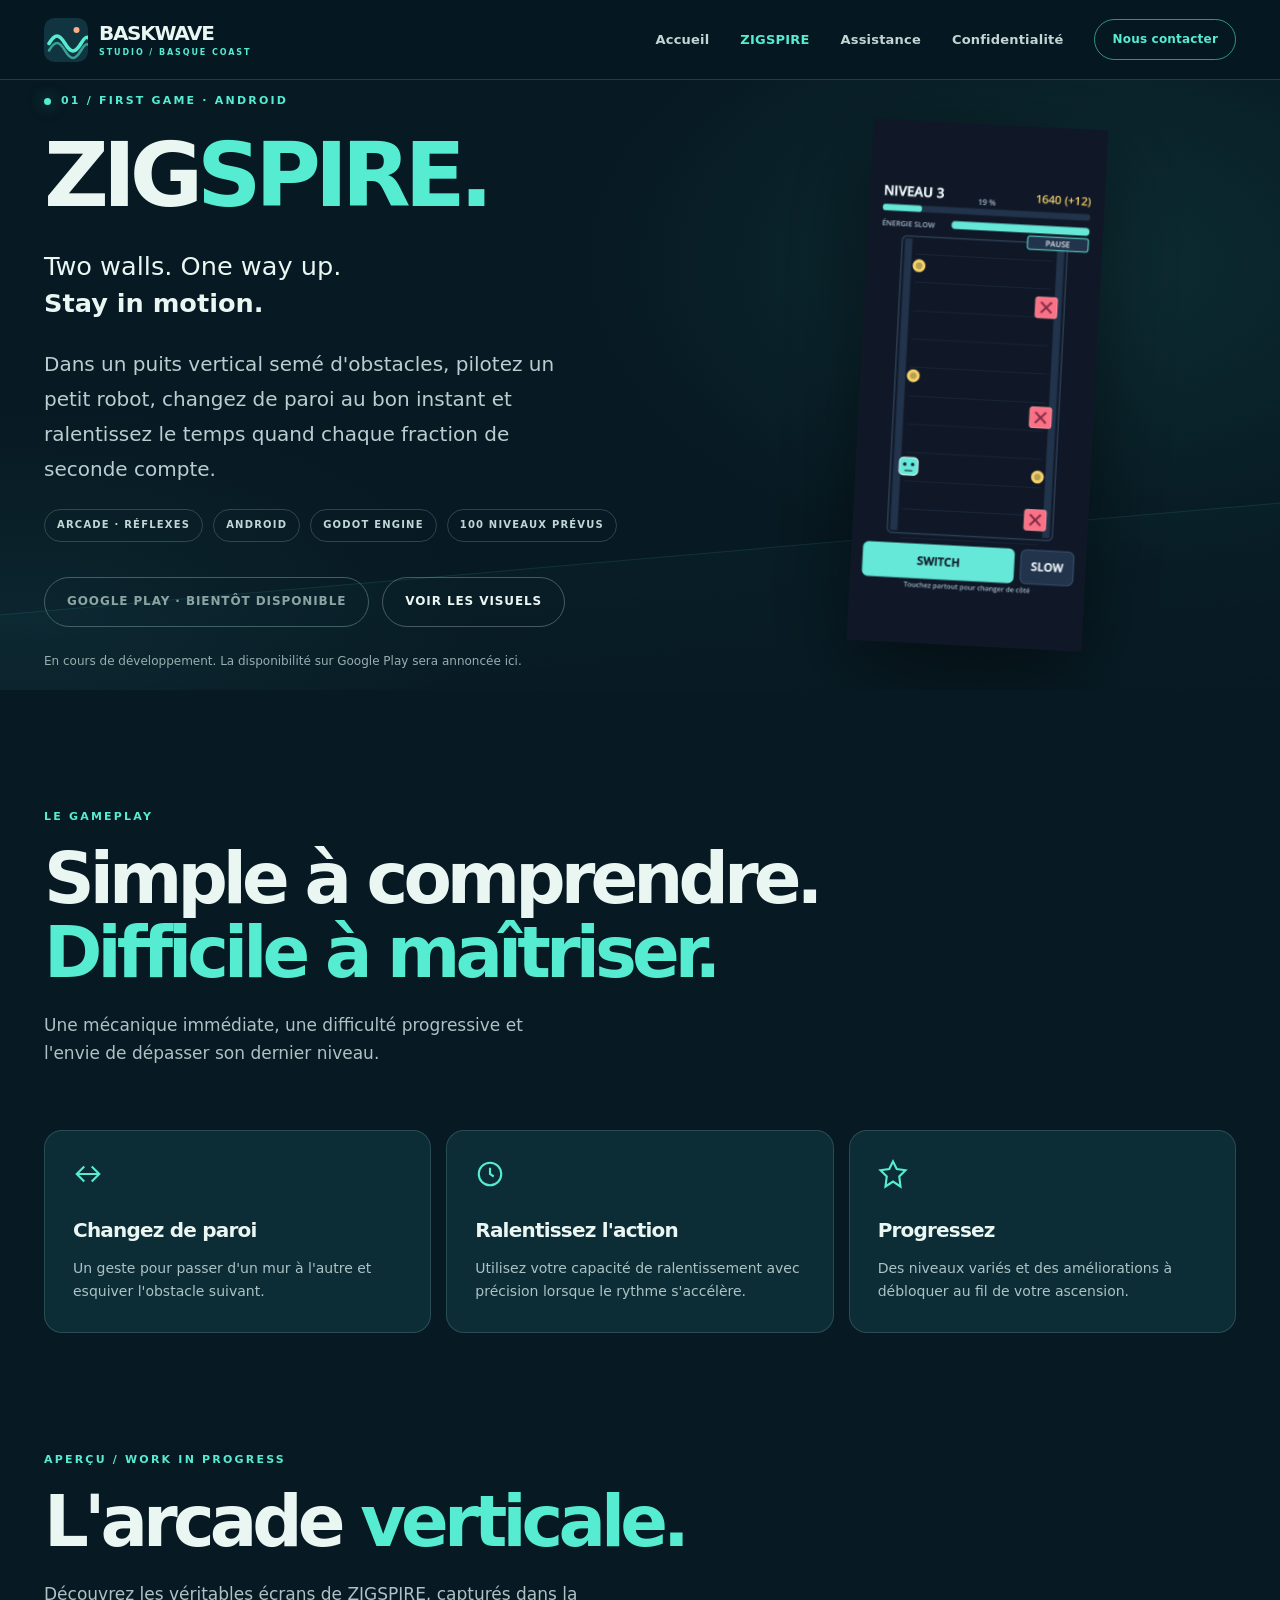
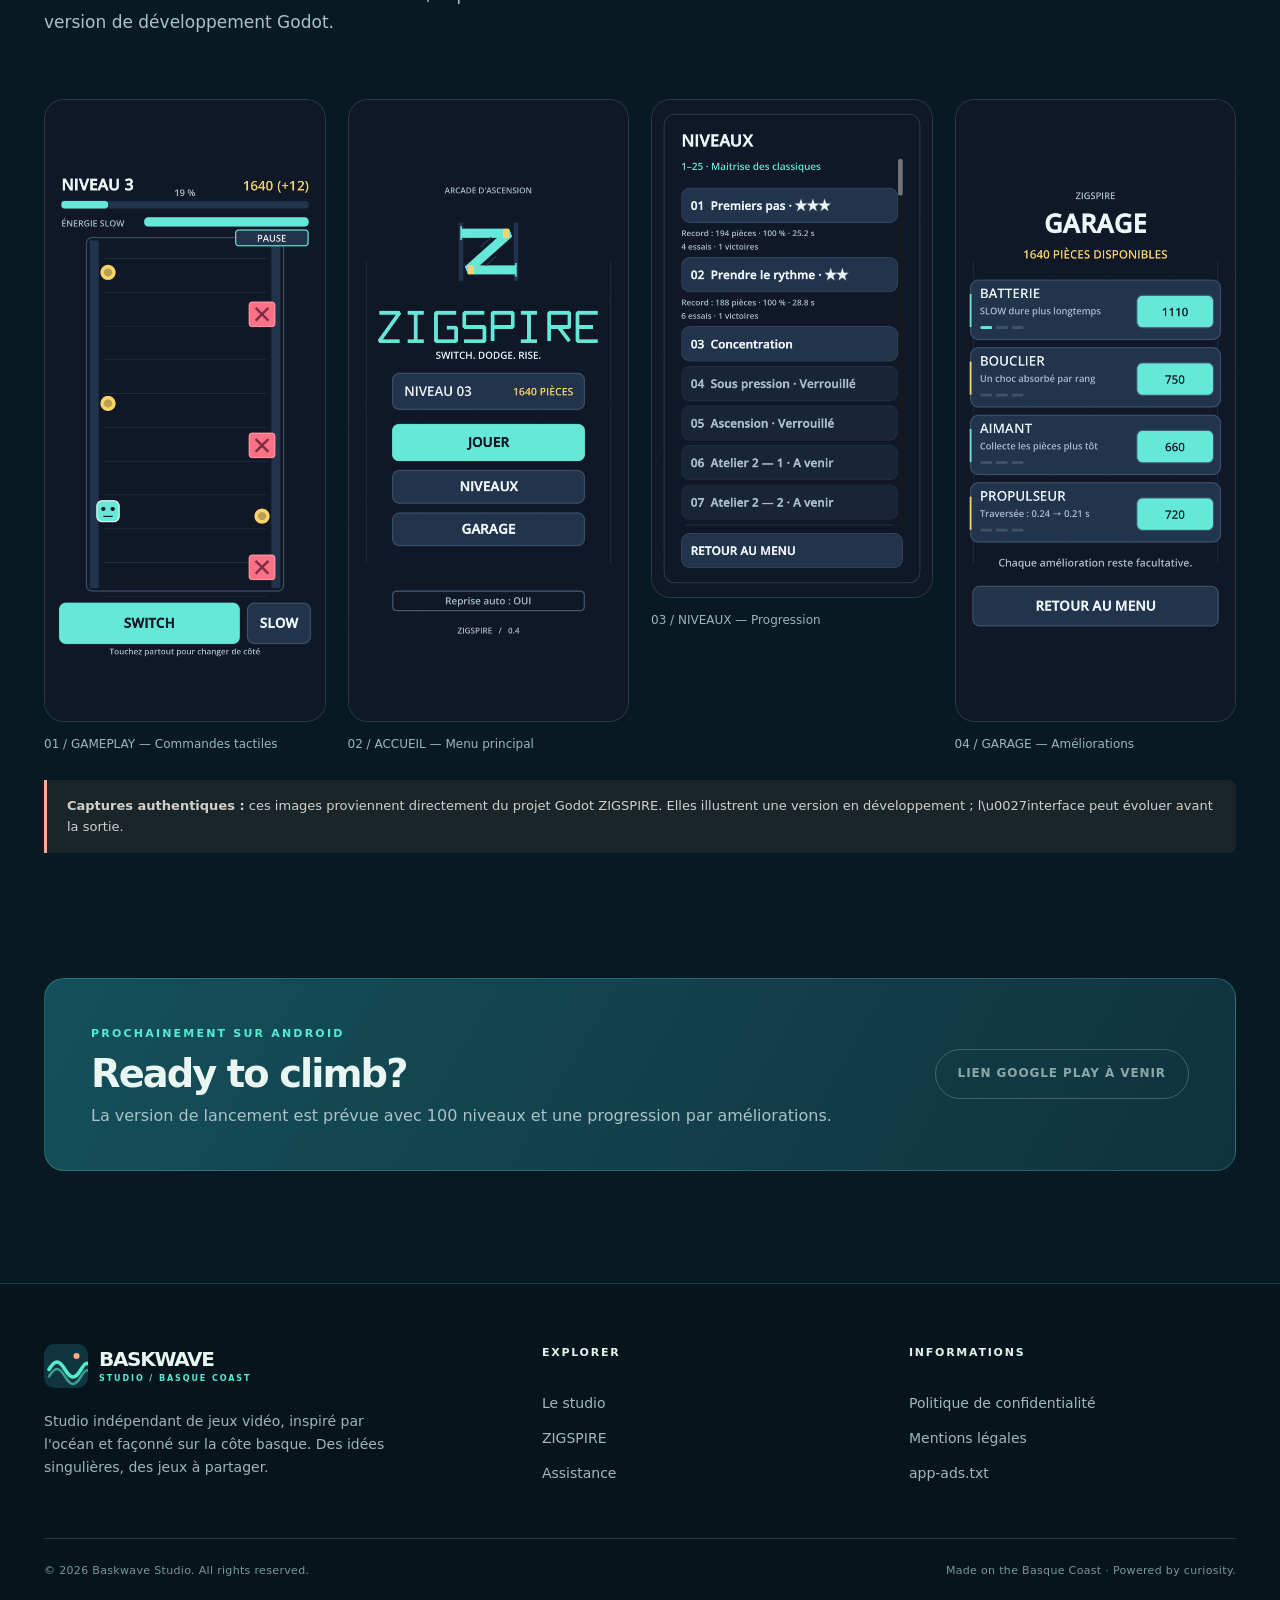
<file: zigspire.html>
<!doctype html><html lang="fr"><head><meta charset="utf-8"><meta name="viewport" content="width=device-width,initial-scale=1"><meta name="theme-color" content="#071922"><meta name="description" content="ZIGSPIRE, premier jeu arcade de Baskwave Studio : un robot, deux parois, 100 niveaux prévus et un défi de réflexes sur Android."><meta property="og:type" content="website"><meta property="og:site_name" content="Baskwave Studio"><meta property="og:title" content="ZIGSPIRE — Arcade Android | Baskwave Studio"><meta property="og:description" content="ZIGSPIRE, premier jeu arcade de Baskwave Studio : un robot, deux parois, 100 niveaux prévus et un défi de réflexes sur Android."><meta name="color-scheme" content="dark"><link rel="icon" href="./assets/img/logo-mark.svg" type="image/svg+xml"><link rel="stylesheet" href="./assets/css/style.css"><script defer src="./assets/js/site-config.js"></script><script defer src="./assets/js/main.js"></script><title>ZIGSPIRE — Arcade Android | Baskwave Studio</title></head><body><a href="#contenu" class="skip-link">Aller au contenu</a><header class="site-header"><div class="container nav-wrap"><a href="./index.html" class="brand" aria-label="Baskwave Studio, accueil"><img class="brand-icon" src="./assets/img/logo-mark.svg" alt="" width="44" height="44"><span class="brand-word">BASKWAVE<small>STUDIO / BASQUE COAST</small></span></a><nav aria-label="Navigation principale" class="main-nav"><a href="./index.html">Accueil</a><a href="./zigspire.html" aria-current="page">ZIGSPIRE</a><a href="./support.html">Assistance</a><a href="./privacy.html">Confidentialité</a><a class="nav-cta" href="./support.html">Nous contacter</a></nav><details class="mobile-menu"><summary aria-label="Ouvrir le menu"><svg viewBox="0 0 24 24" aria-hidden="true" fill="none" stroke="currentColor" stroke-width="2" stroke-linecap="round"><path d="M4 7h16M4 12h16M4 17h16"/></svg></summary><nav class="mobile-links" aria-label="Navigation mobile"><a href="./index.html">Accueil</a><a href="./zigspire.html" aria-current="page">ZIGSPIRE</a><a href="./support.html">Assistance</a><a href="./privacy.html">Confidentialité</a></nav></details></div></header><main id="contenu"><section class="hero"><div class="container zig-hero-grid"><div><span class="eyebrow">01 / First Game · Android</span><h1 class="page-title">ZIG<span style="color:var(--sea)">SPIRE.</span></h1><p class="intro" style="font-size:clamp(1.25rem,2vw,1.65rem);color:var(--foam);line-height:1.45">Two walls. One way up.<br><strong>Stay in motion.</strong></p><p class="intro">Dans un puits vertical semé d'obstacles, pilotez un petit robot, changez de paroi au bon instant et ralentissez le temps quand chaque fraction de seconde compte.</p><div class="meta-tags"><span>Arcade · Réflexes</span><span>Android</span><span>Godot Engine</span><span>100 niveaux prévus</span></div><div class="hero-actions"><a data-play-link hidden class="button primary" href="#" target="_blank" rel="noopener noreferrer">Voir sur Google Play <svg viewBox="0 0 24 24" aria-hidden="true" fill="none" stroke="currentColor" stroke-width="1.8" stroke-linecap="round" stroke-linejoin="round"><path d="M4 12h16m-7-7 7 7-7 7"/></svg></a><span data-play-pending class="button disabled" aria-label="Bientôt sur Google Play">Google Play · Bientôt disponible</span><a class="button ghost" href="#apercu">Voir les visuels</a></div><p class="small-muted spacer-sm">En cours de développement. La disponibilité sur Google Play sera annoncée ici.</p></div><div><img class="zig-art" src="./assets/img/zigspire-gameplay.png" width="1080" height="2400" alt="Capture de développement Godot de ZIGSPIRE : robot turquoise et commandes SWITCH et SLOW"></div></div></section>
<section class="section" id="comment-jouer"><div class="container"><div class="section-top"><div><span class="section-label">Le gameplay</span><h2>Simple à comprendre.<br><em>Difficile à maîtriser.</em></h2><p class="section-lead">Une mécanique immédiate, une difficulté progressive et l'envie de dépasser son dernier niveau.</p></div></div><div class="feature-list"><article><svg viewBox="0 0 24 24" stroke="currentColor" fill="none" stroke-width="1.7"><path d="M4 12h16M15 6l6 6-6 6M9 6l-6 6 6 6"/></svg><h3>Changez de paroi</h3><p>Un geste pour passer d'un mur à l'autre et esquiver l'obstacle suivant.</p></article><article><svg viewBox="0 0 24 24" stroke="currentColor" fill="none" stroke-width="1.7"><circle cx="12" cy="12" r="9"/><path d="M12 7v5l3 2"/></svg><h3>Ralentissez l'action</h3><p>Utilisez votre capacité de ralentissement avec précision lorsque le rythme s'accélère.</p></article><article><svg viewBox="0 0 24 24" stroke="currentColor" fill="none" stroke-width="1.7"><path d="m12 2 3 6 7 1-5 5 1 8-6-4-6 4 1-8-5-5 7-1z"/></svg><h3>Progressez</h3><p>Des niveaux variés et des améliorations à débloquer au fil de votre ascension.</p></article></div></div></section>
<section class="section" id="apercu" style="padding-top:0"><div class="container"><div class="section-top"><div><span class="section-label">Aperçu / Work in progress</span><h2>L'arcade <em>verticale.</em></h2><p class="section-lead">Découvrez les véritables écrans de ZIGSPIRE, capturés dans la version de développement Godot.</p></div></div><div class="gallery gallery-four"><figure><img src="./assets/img/zigspire-gameplay.png" alt="Capture Godot du gameplay de ZIGSPIRE : progression dans un puits, obstacles, pièces et boutons SWITCH et SLOW" loading="lazy" width="1080" height="2400"><figcaption>01 / GAMEPLAY — Commandes tactiles</figcaption></figure><figure><img src="./assets/img/zigspire-home.png" alt="Capture Godot du menu principal de ZIGSPIRE et de son logo" loading="lazy" width="1080" height="2400"><figcaption>02 / ACCUEIL — Menu principal</figcaption></figure><figure><img src="./assets/img/zigspire-levels.png" alt="Capture Godot de la sélection des niveaux de ZIGSPIRE, progression et records" loading="lazy" width="1080" height="1920"><figcaption>03 / NIVEAUX — Progression</figcaption></figure><figure><img src="./assets/img/zigspire-garage.png" alt="Capture Godot du garage de ZIGSPIRE : améliorations batterie, bouclier, aimant et propulseur" loading="lazy" width="1080" height="2400"><figcaption>04 / GARAGE — Améliorations</figcaption></figure></div><p class="notice"><strong>Captures authentiques :</strong> ces images proviennent directement du projet Godot ZIGSPIRE. Elles illustrent une version en développement ; l\u0027interface peut évoluer avant la sortie.</p></div></section>
<section class="section" style="padding-top:0"><div class="container"><div class="cta-banner"><div><span class="section-label">Prochainement sur Android</span><h2>Ready to climb?</h2><p>La version de lancement est prévue avec 100 niveaux et une progression par améliorations.</p></div><div><a data-play-link hidden class="button primary" href="#" target="_blank" rel="noopener noreferrer">Google Play <svg viewBox="0 0 24 24" aria-hidden="true" fill="none" stroke="currentColor" stroke-width="1.8" stroke-linecap="round" stroke-linejoin="round"><path d="M4 12h16m-7-7 7 7-7 7"/></svg></a><span data-play-pending class="button disabled">Lien Google Play à venir</span></div></div></div></section></main><footer class="footer"><div class="container footer-grid"><div><a href="./index.html" class="brand" aria-label="Baskwave Studio, accueil"><img class="brand-icon" src="./assets/img/logo-mark.svg" alt="" width="44" height="44"><span class="brand-word">BASKWAVE<small>STUDIO / BASQUE COAST</small></span></a><p class="footer-desc">Studio indépendant de jeux vidéo, inspiré par l'océan et façonné sur la côte basque. Des idées singulières, des jeux à partager.</p></div><div class="footer-col"><p class="footer-title">Explorer</p><a href="./index.html">Le studio</a><a href="./zigspire.html">ZIGSPIRE</a><a href="./support.html">Assistance</a></div><div class="footer-col"><p class="footer-title">Informations</p><a href="./privacy.html">Politique de confidentialité</a><a href="./legal.html">Mentions légales</a><a href="./app-ads.txt">app-ads.txt</a></div></div><div class="container footer-bottom"><span>© <span data-year>2026</span> Baskwave Studio. All rights reserved.</span><span>Made on the Basque Coast · Powered by curiosity.</span></div></footer></body></html>
</file>
<file: assets/css/style.css>
:root{--ink:#071922;--ink2:#0b2730;--deep:#103942;--sea:#55ecd1;--foam:#eaf6f2;--muted:#abc3c5;--coral:#ffac88;--line:rgba(190,239,227,.17);--panel:rgba(16,53,64,.68);--max:1192px;--round:22px;--shadow:0 26px 80px rgba(1,12,20,.28)}
*{box-sizing:border-box}html{scroll-behavior:smooth}body{margin:0;min-width:320px;background:var(--ink);color:var(--foam);font:16px/1.65 Inter,'Segoe UI',system-ui,-apple-system,BlinkMacSystemFont,sans-serif;-webkit-font-smoothing:antialiased}a{color:inherit;text-decoration:none}a:focus-visible,button:focus-visible,summary:focus-visible{outline:3px solid var(--coral);outline-offset:5px}img,svg{display:block;max-width:100%}button{font:inherit}::selection{background:var(--sea);color:var(--ink)}.container{width:min(calc(100% - 44px),var(--max));margin-inline:auto}.skip-link{position:absolute;top:-80px;left:20px;z-index:30;background:var(--sea);color:var(--ink);padding:10px 16px}.skip-link:focus{top:12px}.site-header{position:sticky;top:0;z-index:20;background:rgba(6,25,34,.88);border-bottom:1px solid var(--line);backdrop-filter:blur(18px)}.nav-wrap{height:79px;display:flex;justify-content:space-between;align-items:center;gap:22px}.brand{display:inline-flex;align-items:center;gap:11px;flex-shrink:0}.brand-icon{width:44px;height:44px}.brand-word{font-size:20px;font-weight:900;letter-spacing:-.065em;line-height:1}.brand-word small{display:block;letter-spacing:.24em;font-size:8px;font-weight:800;color:var(--sea);margin-top:6px}.main-nav{display:flex;align-items:center;gap:31px;font-size:13px;font-weight:750;letter-spacing:.015em;color:#c4d4d4}.main-nav a{transition:color .15s}.main-nav a:hover,.main-nav a[aria-current=page]{color:var(--sea)}.nav-cta{font-size:12px;border:1px solid rgba(89,238,211,.56);padding:10px 17px;border-radius:999px;color:var(--sea)!important}.mobile-menu{display:none}.mobile-menu summary{cursor:pointer;list-style:none;display:grid;place-items:center;width:42px;height:42px;border:1px solid var(--line);border-radius:12px}.mobile-menu summary::-webkit-details-marker{display:none}.mobile-menu summary svg{width:22px}.mobile-links{position:absolute;top:79px;left:0;right:0;padding:13px 22px 23px;background:#09222d;border-bottom:1px solid var(--line);display:flex;flex-direction:column;gap:0}.mobile-links a{padding:11px 8px;border-bottom:1px solid var(--line);font-weight:700}.eyebrow{display:inline-flex;align-items:center;gap:10px;text-transform:uppercase;font-size:11px;letter-spacing:.20em;font-weight:850;color:var(--sea)}.eyebrow:before{content:'';display:inline-block;height:7px;width:7px;border-radius:50%;background:currentColor;box-shadow:0 0 16px rgba(85,236,209,.5)}.hero{position:relative;isolation:isolate;overflow:hidden;background:radial-gradient(ellipse 58% 75% at 84% 30%,rgba(33,111,109,.24),transparent 67%),radial-gradient(ellipse 50% 50% at 2% 88%,rgba(30,84,95,.20),transparent 70%)}.hero:after{content:'';position:absolute;bottom:-130px;left:-15%;width:130%;height:260px;transform:rotate(-5deg);border-top:1px solid rgba(74,202,181,.14);background:linear-gradient(180deg,rgba(39,132,143,.04),transparent);pointer-events:none;z-index:-1}.hero-grid{min-height:665px;padding-block:94px 80px;display:grid;grid-template-columns:1.06fr .94fr;align-items:center;gap:60px}.hero-copy{max-width:620px}.display{font-size:clamp(3.7rem,7.1vw,7.6rem);line-height:.97;letter-spacing:-.085em;margin:27px 0 24px;font-weight:900}.display .tint{color:var(--sea)}.display .outline{color:transparent;-webkit-text-stroke:1.5px rgba(234,246,242,.8)}.intro{font-size:clamp(1.05rem,1.6vw,1.25rem);line-height:1.75;color:#b8cecf;max-width:530px}.hero-actions{display:flex;gap:13px;flex-wrap:wrap;margin-top:35px}.button{display:inline-flex;align-items:center;justify-content:center;gap:12px;border-radius:999px;padding:14px 22px;border:1px solid transparent;font-size:12px;font-weight:900;letter-spacing:.075em;text-transform:uppercase;min-height:49px;transition:transform .2s,background .2s}.button:hover:not(.disabled){transform:translateY(-3px)}.button.primary{background:var(--sea);color:#042026}.button.primary:hover{background:#9dffe9}.button.ghost{border-color:rgba(236,255,252,.27);color:var(--foam)}.button.ghost:hover{background:rgba(255,255,255,.06)}.button.disabled{border-color:#4c6c6e;color:#a2bbb9;cursor:default;opacity:.85}.button svg{height:18px;width:18px}.hero-micro{margin-top:54px;display:flex;gap:38px;align-items:center;color:#8eadb0;font-size:10px;letter-spacing:.17em;font-weight:850;text-transform:uppercase}.hero-micro span{display:flex;align-items:center;gap:10px}.hero-micro b{color:var(--foam)}.visual-wrap{position:relative;min-height:490px;display:grid;place-items:center}.visual-halo{position:absolute;inset:7% 0;max-width:520px;margin:auto;border:1px solid rgba(100,227,210,.2);border-radius:50%;aspect-ratio:1;transform:rotate(-24deg)}.visual-halo:before,.visual-halo:after{content:'';position:absolute;inset:10%;border:1px solid rgba(100,227,210,.10);border-radius:50%}.visual-halo:after{inset:23%;border-color:rgba(100,227,210,.13)}.hero-art{width:min(100%,540px);filter:drop-shadow(0 20px 70px rgba(30,166,151,.15));animation:float 7s ease-in-out infinite}.hero-sticker{position:absolute;right:-1%;bottom:7%;padding:16px 19px;border:1px solid rgba(135,244,226,.3);background:rgba(6,31,40,.8);backdrop-filter:blur(7px);border-radius:14px;transform:rotate(-6deg);box-shadow:var(--shadow)}.hero-sticker b{display:block;font-size:14px;letter-spacing:.07em}.hero-sticker span{display:block;font-size:10px;color:var(--sea);letter-spacing:.17em}.ticker{border-block:1px solid var(--line);overflow:hidden;background:#0c2a33}.ticker-inner{display:flex;justify-content:space-around;gap:35px;padding-block:18px;color:#a8c4c2;font-size:10px;letter-spacing:.22em;font-weight:850;text-transform:uppercase;white-space:nowrap}.ticker-inner i{font-style:normal;color:var(--coral)}.section{padding-block:112px}.section-top{display:flex;justify-content:space-between;align-items:end;gap:28px;margin-bottom:46px}.section-label{color:var(--sea);font-size:11px;letter-spacing:.2em;font-weight:850;text-transform:uppercase}.section h2,.page-title{font-size:clamp(2.6rem,5.5vw,5.4rem);line-height:1.05;letter-spacing:-.07em;font-weight:900;margin:15px 0 20px}.section h2 em,.page-title em{font-style:normal;color:var(--sea)}.section-lead{color:var(--muted);max-width:540px;font-size:17px}.link-arrow{display:inline-flex;align-items:center;gap:10px;color:var(--sea);font-size:12px;font-weight:850;text-transform:uppercase;letter-spacing:.08em;white-space:nowrap}.link-arrow:hover{text-decoration:underline;text-underline-offset:6px}.game-feature{display:grid;grid-template-columns:1fr 1fr;gap:0;min-height:510px;border:1px solid var(--line);border-radius:var(--round);overflow:hidden;background:linear-gradient(130deg,#102e3b,#09222a)}.game-feature-visual{position:relative;min-height:460px;display:flex;align-items:center;justify-content:center;background:radial-gradient(circle at 50% 50%,rgba(77,201,181,.15),transparent 64%);overflow:hidden}.game-feature-visual img{width:min(210px,70%);height:auto;max-height:none;aspect-ratio:auto;filter:drop-shadow(0 30px 38px rgba(0,0,0,.5));transform:rotate(-3deg);transition:transform .35s}.game-feature:hover .game-feature-visual img{transform:rotate(-1deg) translateY(-6px)}.game-feature-visual:before{content:'';position:absolute;inset:10% 22%;border:1px solid #376066;border-radius:50%;transform:rotate(24deg)}.game-feature-content{padding:clamp(30px,6vw,76px);display:flex;flex-direction:column;justify-content:center;align-items:start}.project-badge{font-size:11px;font-weight:900;letter-spacing:.2em;text-transform:uppercase;color:var(--coral)}.game-feature-content h3{font-size:clamp(3.6rem,7vw,6.8rem);letter-spacing:-.1em;line-height:1;margin:15px 0}.game-feature-content p{color:var(--muted);font-size:17px}.meta-tags{display:flex;gap:10px;flex-wrap:wrap;margin:22px 0 34px}.meta-tags span{border:1px solid rgba(232,255,251,.18);border-radius:999px;padding:7px 12px;color:#c0d7d7;font-size:10px;font-weight:800;letter-spacing:.12em;text-transform:uppercase}.concept-grid{display:grid;grid-template-columns:repeat(3,1fr);gap:15px}.concept-card{border:1px solid var(--line);border-radius:19px;padding:30px 27px;background:linear-gradient(145deg,rgba(17,60,68,.64),rgba(10,31,41,.4))}.concept-card .num{color:var(--coral);font-size:11px;font-weight:900;letter-spacing:.13em}.concept-card h3{font-size:23px;letter-spacing:-.04em;line-height:1.2;margin:18px 0 11px}.concept-card p{color:var(--muted);font-size:14px;margin:0}.ocean-teaser{margin-top:10px;border:1px solid rgba(96,217,200,.26);border-radius:25px;overflow:hidden;position:relative;min-height:365px;display:flex;align-items:center;background:radial-gradient(ellipse at 90% 85%,#1c6973,transparent 57%),linear-gradient(105deg,#0f343f,#0a202e)}.ocean-teaser:after{content:'';position:absolute;right:-150px;bottom:-420px;width:800px;height:800px;border:80px solid rgba(85,236,209,.13);border-radius:50%;transform:rotate(20deg)}.ocean-teaser:before{content:'';position:absolute;right:-20px;bottom:-210px;width:620px;height:620px;border:1px solid rgba(85,236,209,.35);border-radius:50%}.teaser-content{position:relative;z-index:2;padding:60px 66px;max-width:680px}.teaser-content h2{font-size:clamp(2.7rem,4vw,4.8rem)}.teaser-content p{font-size:17px;color:#bfd6d6}.footer{border-top:1px solid var(--line);background:#06151c}.footer-grid{display:grid;grid-template-columns:1.4fr 1fr 1fr;gap:40px;padding-block:60px 45px}.footer-desc{max-width:350px;color:#9db6b8;font-size:14px}.footer-title{color:#dff4ef;text-transform:uppercase;letter-spacing:.16em;font-size:11px;font-weight:850;margin:0 0 18px}.footer-col{display:flex;flex-direction:column;gap:12px}.footer-col a{color:#9fbabd;font-size:14px}.footer-col a:hover{color:var(--sea)}.footer-bottom{border-top:1px solid var(--line);padding-block:23px;display:flex;justify-content:space-between;gap:20px;color:#77989c;font-size:11px;letter-spacing:.03em}.page-hero{background:radial-gradient(ellipse at 83% 25%,rgba(41,119,118,.22),transparent 58%);padding-block:92px 65px;border-bottom:1px solid var(--line)}.page-hero .container{max-width:1000px}.page-hero .page-title{max-width:960px;margin-bottom:18px}.page-hero p{max-width:700px;color:var(--muted);font-size:18px}.page-section{padding-block:78px 110px}.zig-hero-grid{min-height:610px;display:grid;grid-template-columns:1fr .85fr;gap:65px;align-items:center}.zig-hero-grid .page-title{font-size:clamp(3.8rem,7vw,7.4rem)}.zig-art{display:block;width:min(235px,100%);height:auto;max-height:none;aspect-ratio:auto;margin:auto;filter:drop-shadow(0 30px 45px rgba(0,0,0,.47));transform:rotate(3deg)}.feature-list{display:grid;grid-template-columns:repeat(3,1fr);gap:15px}.feature-list article{background:var(--panel);border:1px solid var(--line);padding:28px;border-radius:18px}.feature-list svg{height:30px;width:30px;color:var(--sea)}.feature-list h3{font-size:20px;letter-spacing:-.04em;margin:25px 0 10px}.feature-list p{font-size:14px;color:var(--muted);margin:0}.gallery{display:grid;grid-template-columns:repeat(3,1fr);gap:22px}.gallery figure{margin:0}.gallery img{display:block;width:100%;height:auto;aspect-ratio:auto;object-fit:contain;background:#0c1423;border-radius:20px;border:1px solid var(--line)}.gallery figcaption{font-size:12px;color:#9bb7b8;margin-top:13px}.notice{border-left:3px solid var(--coral);padding:15px 20px;background:rgba(255,172,136,.08);color:#d1d1cb;font-size:13px;margin-top:25px;border-radius:0 8px 8px 0}.cta-banner{display:flex;justify-content:space-between;align-items:center;gap:30px;padding:40px 46px;border-radius:20px;background:linear-gradient(120deg,#14505b,#10323d);border:1px solid rgba(113,233,213,.24)}.cta-banner h2{font-size:clamp(1.7rem,3vw,2.7rem);letter-spacing:-.05em;line-height:1.15;margin:7px 0}.cta-banner p{margin:0;color:var(--muted)}.content-grid{display:grid;grid-template-columns:1fr 1fr;gap:24px}.contact-card{background:linear-gradient(145deg,#103742,#0c2531);padding:36px;border:1px solid var(--line);border-radius:20px}.contact-card h2{font-size:28px;letter-spacing:-.04em;margin:0 0 9px}.contact-card p{color:var(--muted)}.contact-detail{margin-top:27px;padding:16px;border:1px solid rgba(91,232,207,.28);background:rgba(13,38,45,.72);border-radius:12px;overflow-wrap:anywhere;color:var(--sea);font-weight:750}.contact-detail small{display:block;color:#a3c0c0;font-size:10px;text-transform:uppercase;letter-spacing:.13em;margin-bottom:8px}.faq{max-width:880px}.faq details{border-bottom:1px solid var(--line);padding:19px 2px}.faq summary{list-style:none;cursor:pointer;font-weight:800;font-size:17px;display:flex;justify-content:space-between;gap:20px;align-items:center}.faq summary:after{content:'+';color:var(--sea);font-size:25px;line-height:1}.faq details[open] summary:after{content:'−'}.faq summary::-webkit-details-marker{display:none}.faq p{margin:14px 0 4px;max-width:760px;font-size:15px;color:var(--muted)}.legal-content{max-width:820px;margin-inline:auto}.legal-content .date{font-size:12px;font-weight:800;letter-spacing:.1em;color:var(--sea);text-transform:uppercase}.legal-content h2{font-size:25px;line-height:1.2;letter-spacing:-.04em;margin:42px 0 11px}.legal-content p,.legal-content li{color:#bbcdcc;font-size:15px}.legal-content a{text-decoration:underline;text-underline-offset:3px;color:var(--sea)}.legal-content ul{padding-left:23px}.legal-content strong{color:var(--foam)}.legal-content .legal-note{padding:18px 20px;background:#103340;border:1px solid var(--line);border-radius:14px}.mini-label{font-size:10px;letter-spacing:.16em;font-weight:850;color:var(--coral);text-transform:uppercase}.small-muted{font-size:12px;color:#97afb0}.nojs{font-size:12px;color:#afc5c4}.spacer-sm{margin-top:25px}.hidden{display:none!important}@keyframes float{0%,100%{transform:translateY(0)}50%{transform:translateY(-16px)}}@media(max-width:980px){.hero-grid{gap:24px}.hero-micro{gap:16px}.display{font-size:clamp(3.5rem,7.4vw,6rem)}.footer-grid{grid-template-columns:1fr 1fr}.footer-grid>div:first-child{grid-column:span 2}.game-feature-content{padding:40px}.section{padding-block:85px}}@media(max-width:720px){.container{width:min(calc(100% - 34px),var(--max))}.nav-wrap{height:70px}.site-header .main-nav{display:none}.mobile-menu{display:block}.mobile-links{top:70px}.brand-word{font-size:18px}.hero-grid,.zig-hero-grid{grid-template-columns:1fr;gap:5px;padding-block:64px 48px}.hero-grid{min-height:auto}.hero-copy{max-width:640px}.display{font-size:clamp(3.9rem,12vw,6rem);margin-top:22px}.intro{font-size:16px}.visual-wrap{min-height:310px;margin-top:4px}.hero-art{width:min(75vw,350px)}.visual-halo{inset:8% 10%}.hero-sticker{right:4%;bottom:2%}.hero-micro{margin-top:32px;gap:15px;flex-wrap:wrap;font-size:9px}.ticker-inner{gap:25px;justify-content:start;overflow:hidden}.ticker-inner span:nth-last-child(-n+2){display:none}.section{padding-block:72px}.section-top{display:block}.section h2{font-size:clamp(2.7rem,9vw,4rem)}.game-feature{grid-template-columns:1fr}.game-feature-visual{min-height:360px}.game-feature-visual img{width:min(195px,67vw);height:auto;max-height:none;aspect-ratio:auto}.game-feature-content{padding:31px 28px 38px}.game-feature-content h3{font-size:4.5rem}.concept-grid,.feature-list{grid-template-columns:1fr}.concept-card{padding:25px}.teaser-content{padding:40px 26px}.ocean-teaser{min-height:340px}.footer-grid{grid-template-columns:1fr 1fr;gap:28px}.footer-grid>div:first-child{grid-column:span 2}.footer-bottom{flex-direction:column;gap:7px}.page-hero{padding-block:68px 46px}.page-hero .page-title{font-size:clamp(3rem,10vw,5rem)}.page-hero p{font-size:16px}.page-section{padding-block:55px 80px}.zig-hero-grid{padding-block:60px 60px}.zig-hero-grid .page-title{font-size:clamp(4rem,13vw,6rem)}.zig-art{width:min(215px,67vw);height:auto;max-height:none;aspect-ratio:auto;margin-top:35px}.gallery{gap:12px}.gallery img{border-radius:12px}.gallery figcaption{font-size:10px}.cta-banner{padding:27px;flex-direction:column;align-items:start}.content-grid{grid-template-columns:1fr}.contact-card{padding:28px}.legal-content h2{font-size:22px}}@media(max-width:420px){.gallery{grid-template-columns:1fr 1fr}.gallery figure:last-child{grid-column:span 2;max-width:55%;margin:auto}.display{font-size:3.65rem}.hero-sticker{bottom:0;right:-3%}.footer-grid{grid-template-columns:1fr}.footer-grid>div:first-child{grid-column:span 1}}@media(prefers-reduced-motion:reduce){*,*:before,*:after{scroll-behavior:auto!important;animation-duration:.01ms!important;transition-duration:.01ms!important}}

[hidden]{display:none!important}
/* Captures authentiques Godot : quatre visuels responsive. */
.gallery.gallery-four{grid-template-columns:repeat(4,minmax(0,1fr))}
.gallery.gallery-four img{width:100%;height:auto;aspect-ratio:auto;object-fit:contain;background:#0c1423;display:block}
@media(max-width:760px){.gallery.gallery-four{grid-template-columns:repeat(2,minmax(0,1fr))}}
@media(max-width:420px){.gallery.gallery-four figure:last-child{grid-column:auto;max-width:none;margin:0}}

/* Keep the authentic Godot screenshot proportions at every breakpoint. */
.gallery.gallery-four{align-items:start}
.gallery.gallery-four figure{margin:0;min-width:0}
.gallery.gallery-four img{max-width:100%}

/* Contact : adresse revelee au clic pour limiter l'aspiration automatique. */
.email-reveal{padding:0;border:0;background:none;color:var(--sea);cursor:pointer;font:inherit;font-weight:750;text-align:left;text-decoration:underline;text-underline-offset:4px}
.email-reveal:hover,.email-address:hover{color:#a5ffe9}
.email-address{color:var(--sea);overflow-wrap:anywhere;text-decoration:underline;text-underline-offset:4px}
</file>
